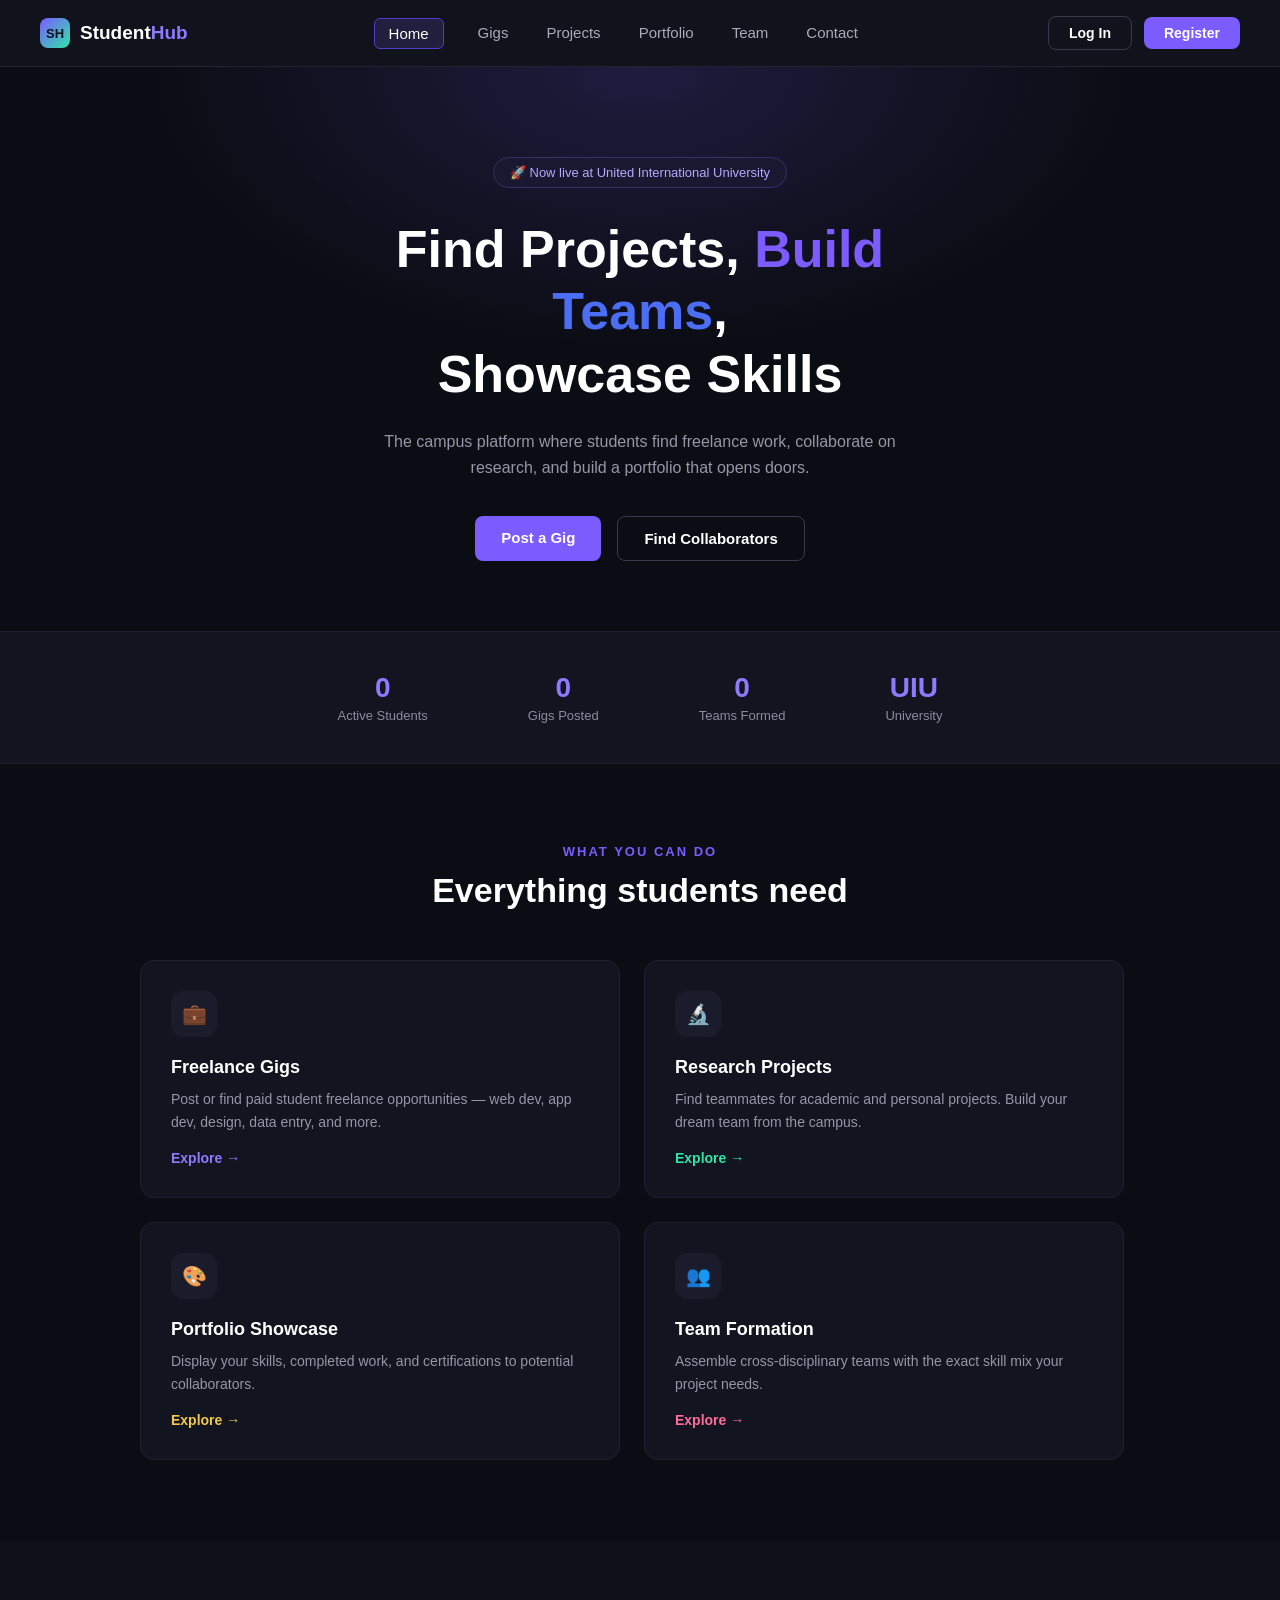
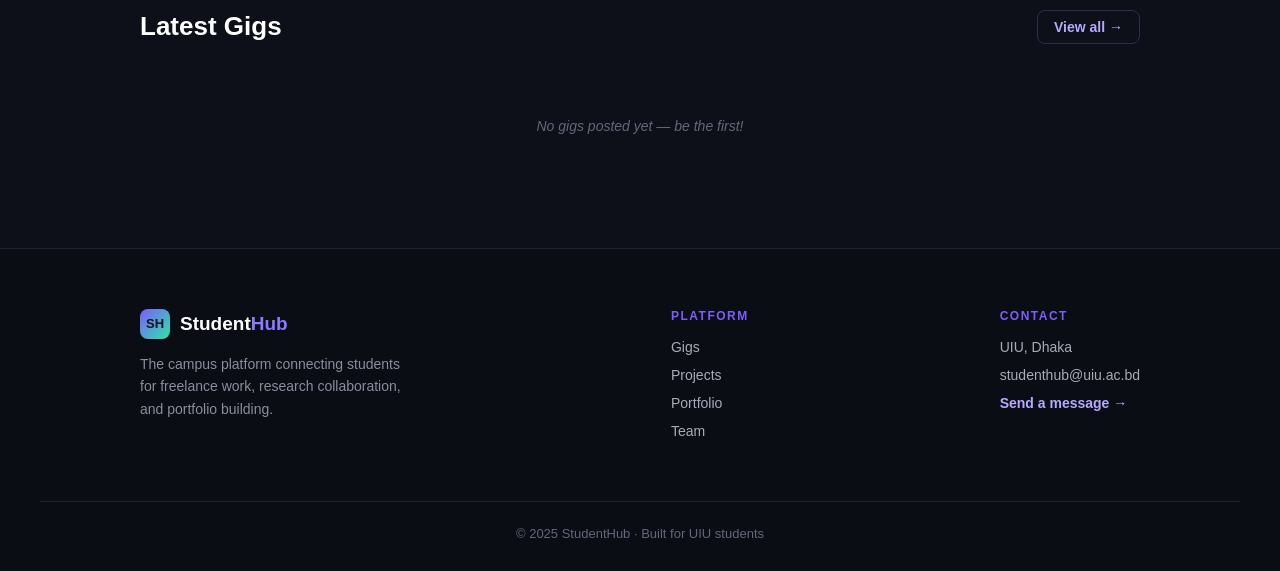
<file: index.html>
<!DOCTYPE html>
<html lang="en">
<head>
<meta charset="UTF-8">
<meta name="viewport" content="width=device-width, initial-scale=1.0">
<title>StudentHub - Find Projects, Build Teams, Showcase Skills</title>
<link rel="stylesheet" href="index.css">
</head>
<body>

  <header>
    <a class="logo" href="index.html">
      <div class="logo-icon">SH</div>
      <span class="logo-text">Student<span class="hub">Hub</span></span>
    </a>

    <nav>
      <a href="index.html" class="active">Home</a>
      <a href="gigs.html">Gigs</a>
      <a href="projects.html">Projects</a>
      <a href="portfolio.html">Portfolio</a>
      <a href="team.html">Team</a>
      <a href="contact.html">Contact</a>
    </nav>

    <div class="header-auth">
      <a href="login.html" class="btn btn-outline btn-sm">Log In</a>
      <a href="register.html" class="btn btn-primary btn-sm">Register</a>
    </div>
  </header>

  <section class="hero">
    <div class="badge">🚀 Now live at United International University</div>
    <h1>
      Find Projects, <span class="purple">Build</span><br>
      <span class="blue">Teams</span>,<br>
      Showcase Skills
    </h1>
    <p>The campus platform where students find freelance work, collaborate on research, and build a portfolio that opens doors.</p>
    <div class="hero-buttons">
      <a class="btn btn-primary" href="gigs.html#post-gig">Post a Gig</a>
      <a class="btn btn-outline" href="gigs.html">Find Collaborators</a>
    </div>
  </section>

  <section class="stats">
    <div class="stat">
      <div class="num" id="statStudents">0</div>
      <div class="label">Active Students</div>
    </div>
    <div class="stat">
      <div class="num" id="statGigs">0</div>
      <div class="label">Gigs Posted</div>
    </div>
    <div class="stat">
      <div class="num" id="statTeams">0</div>
      <div class="label">Teams Formed</div>
    </div>
    <div class="stat">
      <div class="num">UIU</div>
      <div class="label">University</div>
    </div>
  </section>

  <section class="features">
    <div class="eyebrow">WHAT YOU CAN DO</div>
    <h2>Everything students need</h2>
    <div class="feature-grid">
      <div class="feature-card">
        <div class="feature-icon">💼</div>
        <h3>Freelance Gigs</h3>
        <p>Post or find paid student freelance opportunities — web dev, app dev, design, data entry, and more.</p>
        <a href="gigs.html" class="explore purple">Explore →</a>
      </div>
      <div class="feature-card">
        <div class="feature-icon">🔬</div>
        <h3>Research Projects</h3>
        <p>Find teammates for academic and personal projects. Build your dream team from the campus.</p>
        <a href="projects.html" class="explore green">Explore →</a>
      </div>
      <div class="feature-card">
        <div class="feature-icon">🎨</div>
        <h3>Portfolio Showcase</h3>
        <p>Display your skills, completed work, and certifications to potential collaborators.</p>
        <a href="portfolio.html" class="explore yellow">Explore →</a>
      </div>
      <div class="feature-card">
        <div class="feature-icon">👥</div>
        <h3>Team Formation</h3>
        <p>Assemble cross-disciplinary teams with the exact skill mix your project needs.</p>
        <a href="team.html" class="explore pink">Explore →</a>
      </div>
    </div>
  </section>

  <section class="gigs-section">
    <div class="gigs-header">
      <h2>Latest Gigs</h2>
      <a href="gigs.html" class="view-all">View all →</a>
    </div>
    <div class="gig-list" id="gigList"></div>
  </section>

  <footer>
    <div class="footer-grid">
      <div class="footer-brand">
        <a class="logo" href="index.html">
          <div class="logo-icon">SH</div>
          <span class="logo-text">Student<span class="hub">Hub</span></span>
        </a>
        <p>The campus platform connecting students for freelance work, research collaboration, and portfolio building.</p>
      </div>
      <div class="footer-col">
        <h4>PLATFORM</h4>
        <a href="gigs.html">Gigs</a>
        <a href="projects.html">Projects</a>
        <a href="portfolio.html">Portfolio</a>
        <a href="team.html">Team</a>
      </div>
      <div class="footer-col">
        <h4>CONTACT</h4>
        <a href="#">UIU, Dhaka</a>
        <a href="#">studenthub@uiu.ac.bd</a>
        <a href="contact.html" class="highlight">Send a message →</a>
      </div>
    </div>
    <div class="footer-bottom">© 2025 StudentHub · Built for UIU students</div>
  </footer>
  <script src="index.js"></script>
</body>
</html>
</file>
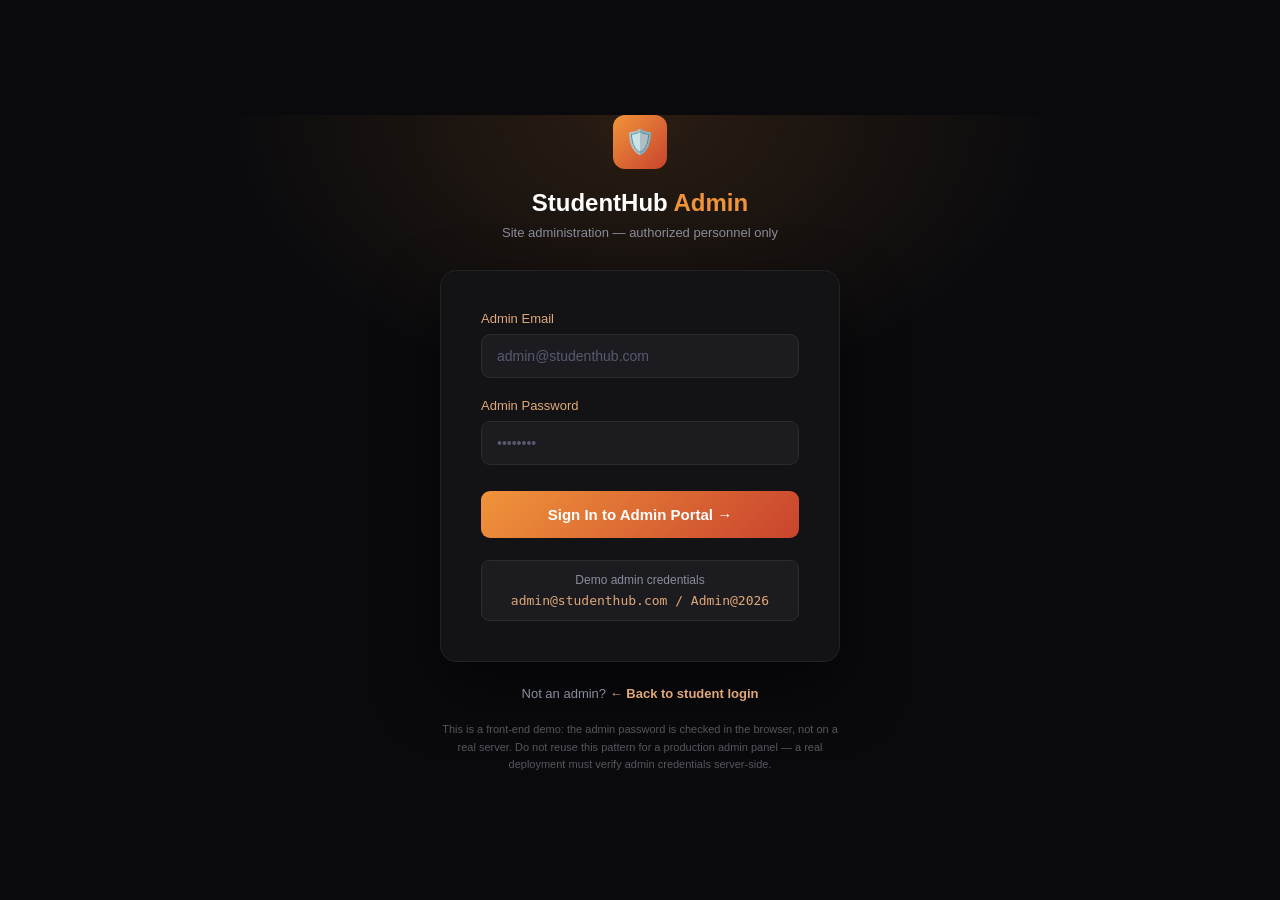
<file: admin-login.html>
<!DOCTYPE html>
<html lang="en">
<head>
<meta charset="UTF-8">
<meta name="viewport" content="width=device-width, initial-scale=1.0">
<title>StudentHub - Admin Portal</title>
<link rel="stylesheet" href="admin-login.css">
</head>
<body>

  <div class="admin-page">
    <div class="admin-brand">
      <div class="logo-icon">🛡️</div>
      <h1>StudentHub <span class="accent">Admin</span></h1>
      <p>Site administration — authorized personnel only</p>
    </div>

    <div class="admin-card">
      <div class="form-message" id="formMessage"></div>

      <form id="adminLoginForm">
        <div class="field" id="emailField">
          <label for="emailInput">Admin Email</label>
          <input type="email" id="emailInput" placeholder="admin@studenthub.com" autocomplete="username">
          <div class="field-error">Please enter a valid email address.</div>
        </div>

        <div class="field" id="passwordField">
          <label for="passwordInput">Admin Password</label>
          <input type="password" id="passwordInput" placeholder="••••••••" autocomplete="current-password">
          <div class="field-error">Please enter the admin password.</div>
        </div>

        <button type="submit" class="btn-submit">Sign In to Admin Portal →</button>
      </form>

      <div class="demo-box">
        <div class="demo-label">Demo admin credentials</div>
        <div class="demo-value">admin@studenthub.com / Admin@2026</div>
      </div>
    </div>

    <div class="back-link">
      Not an admin? <a href="../login.html">← Back to student login</a>
    </div>

    <p class="security-note">
      This is a front-end demo: the admin password is checked in the browser, not on a
      real server. Do not reuse this pattern for a production admin panel — a real
      deployment must verify admin credentials server-side.
    </p>
  </div>

  <script src="admin-login.js"></script>
</body>
</html>
</file>
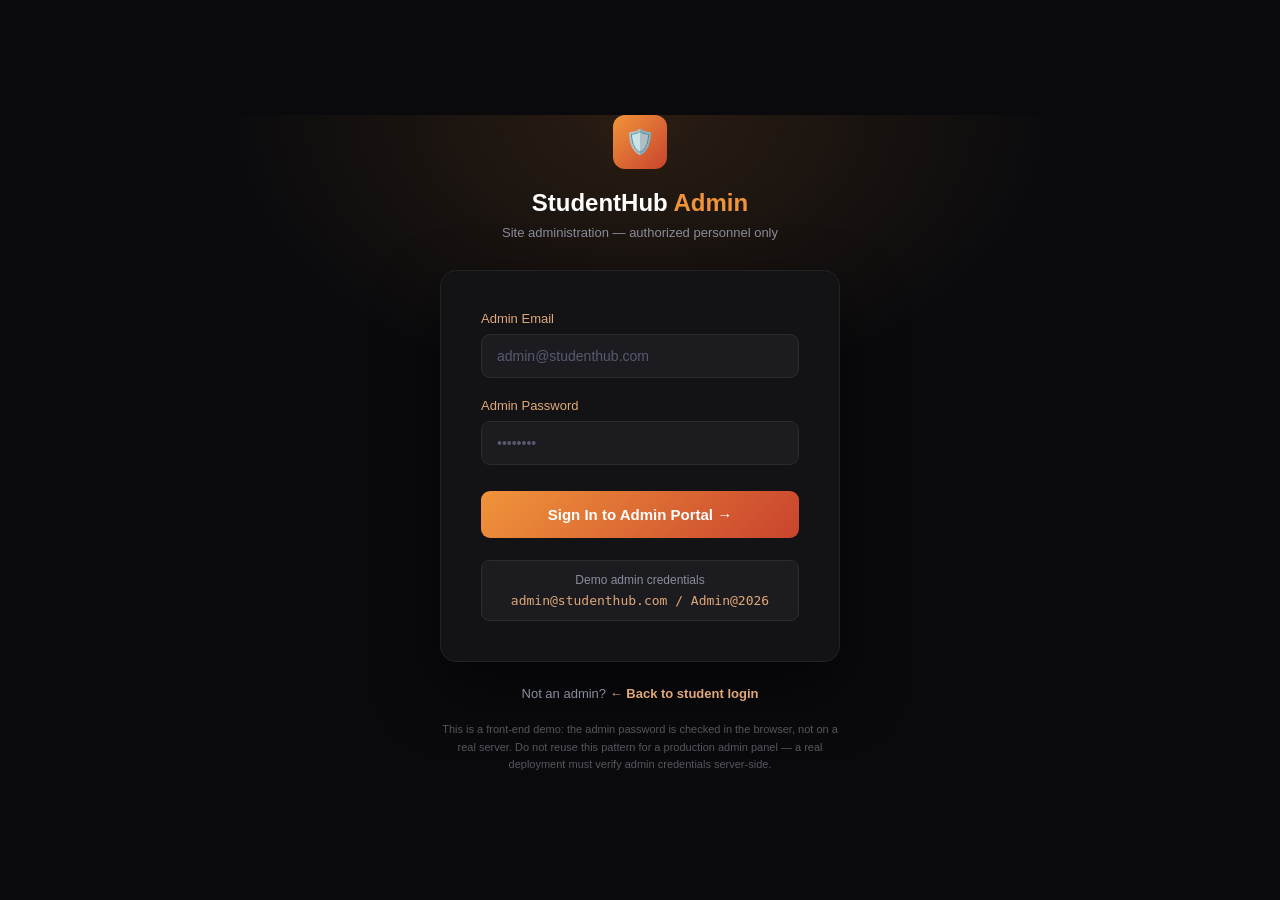
<file: admin.html>
<!DOCTYPE html>
<html lang="en">
<head>
<meta charset="UTF-8">
<meta name="viewport" content="width=device-width, initial-scale=1.0">
<title>StudentHub - Admin Dashboard</title>
<link rel="stylesheet" href="admin.css">
</head>
<body>

  <div class="admin-shell">

    <!-- ===== SIDEBAR ===== -->
    <aside class="sidebar">
      <div class="sidebar-brand">
        <div class="logo-icon">🛡️</div>
        <div class="brand-text">
          <div class="brand-name">StudentHub</div>
          <div class="brand-tag">Admin Portal</div>
        </div>
      </div>

      <nav class="sidebar-nav">
        <button class="nav-item active" data-view="overview"><span class="nav-icon">📊</span> Overview</button>
        <button class="nav-item" data-view="students"><span class="nav-icon">🎓</span> Students <span class="nav-count" id="countStudents">0</span></button>
        <button class="nav-item" data-view="projects"><span class="nav-icon">🔬</span> Projects <span class="nav-count" id="countProjects">0</span></button>
        <button class="nav-item" data-view="gigs"><span class="nav-icon">💼</span> Gigs <span class="nav-count" id="countGigs">0</span></button>
        <button class="nav-item" data-view="portfolios"><span class="nav-icon">🎨</span> User Profiles <span class="nav-count" id="countPortfolios">0</span></button>
        <button class="nav-item" data-view="messages"><span class="nav-icon">💬</span> Support Inbox <span class="nav-count" id="countMessages">0</span></button>
        <button class="nav-item" data-view="settings"><span class="nav-icon">⚙️</span> Settings</button>
      </nav>

      <div class="sidebar-footer">
        <a href="../home.html" target="_blank" class="view-site-link">🌐 View Live Site</a>
      </div>
    </aside>

    <!-- ===== MAIN ===== -->
    <div class="main-area">

      <header class="topbar">
        <div class="topbar-title" id="topbarTitle">Overview</div>
        <div class="admin-account">
          <div class="admin-avatar" id="adminAvatar">A</div>
          <div class="admin-account-info">
            <div class="admin-email" id="adminEmailLabel">admin@studenthub.com</div>
            <div class="admin-role">Site Owner</div>
          </div>
          <button class="logout-btn" id="logoutBtn">Log Out</button>
        </div>
      </header>

      <main class="content">

        <!-- ===== OVERVIEW ===== -->
        <section class="view active" id="view-overview">
          <div class="stat-grid">
            <div class="stat-card">
              <div class="stat-icon purple">🎓</div>
              <div class="stat-num" id="statTotalStudents">0</div>
              <div class="stat-label">Total Students</div>
            </div>
            <div class="stat-card">
              <div class="stat-icon green">🔬</div>
              <div class="stat-num" id="statTotalProjects">0</div>
              <div class="stat-label">Active Projects</div>
            </div>
            <div class="stat-card">
              <div class="stat-icon yellow">💼</div>
              <div class="stat-num" id="statTotalGigs">0</div>
              <div class="stat-label">Gigs Posted</div>
            </div>
            <div class="stat-card">
              <div class="stat-icon pink">💬</div>
              <div class="stat-num" id="statTotalMessages">0</div>
              <div class="stat-label">Support Conversations</div>
            </div>
          </div>

          <div class="panel-grid">
            <div class="panel">
              <div class="panel-header">
                <h3>Recently Registered Students</h3>
                <button class="link-btn" data-goto="students">View all →</button>
              </div>
              <div class="panel-body" id="recentStudentsList"></div>
            </div>
            <div class="panel">
              <div class="panel-header">
                <h3>Latest Gigs</h3>
                <button class="link-btn" data-goto="gigs">View all →</button>
              </div>
              <div class="panel-body" id="recentGigsList"></div>
            </div>
          </div>
        </section>

        <!-- ===== STUDENTS ===== -->
        <section class="view" id="view-students">
          <div class="toolbar">
            <input type="text" id="studentSearch" class="search-input" placeholder="🔍 Search students by name, email or role…">
          </div>
          <div class="table-wrapper">
            <table class="data-table">
              <thead>
                <tr>
                  <th>Name</th>
                  <th>Email</th>
                  <th>Role</th>
                  <th>Account Type</th>
                  <th class="actions-col">Actions</th>
                </tr>
              </thead>
              <tbody id="studentsTableBody"></tbody>
            </table>
            <div class="empty-state" id="studentsEmptyState" style="display:none;">No students found.</div>
          </div>
        </section>

        <!-- ===== PROJECTS ===== -->
        <section class="view" id="view-projects">
          <div class="toolbar">
            <input type="text" id="projectSearch" class="search-input" placeholder="🔍 Search projects by title or category…">
            <button class="btn-primary" id="addProjectBtn">+ Add Project</button>
          </div>
          <div class="card-grid" id="projectsGrid"></div>
          <div class="empty-state" id="projectsEmptyState" style="display:none;">No projects yet.</div>
        </section>

        <!-- ===== GIGS ===== -->
        <section class="view" id="view-gigs">
          <div class="toolbar">
            <input type="text" id="gigSearch" class="search-input" placeholder="🔍 Search gigs by title, category or poster…">
            <button class="btn-primary" id="addGigBtn">+ Add Gig</button>
          </div>
          <div class="table-wrapper">
            <table class="data-table">
              <thead>
                <tr>
                  <th>Title</th>
                  <th>Category</th>
                  <th>Price</th>
                  <th>Posted By</th>
                  <th>Urgent</th>
                  <th class="actions-col">Actions</th>
                </tr>
              </thead>
              <tbody id="gigsTableBody"></tbody>
            </table>
            <div class="empty-state" id="gigsEmptyState" style="display:none;">No gigs yet.</div>
          </div>
        </section>

        <!-- ===== PORTFOLIOS ===== -->
        <section class="view" id="view-portfolios">
          <div class="toolbar">
            <input type="text" id="portfolioSearch" class="search-input" placeholder="🔍 Search all user profiles by name, email or title…">
          </div>
          <div class="card-grid" id="portfoliosGrid"></div>
          <div class="empty-state" id="portfoliosEmptyState" style="display:none;">No portfolios yet.</div>
        </section>

        <!-- ===== MESSAGES / SUPPORT INBOX ===== -->
        <section class="view" id="view-messages">
          <div class="inbox-layout">
            <div class="inbox-list" id="inboxList">
              <div class="empty-state" id="inboxEmptyState" style="display:none;">No support conversations yet.</div>
            </div>
            <div class="inbox-thread" id="inboxThread">
              <div class="inbox-placeholder">Select a conversation to view messages.</div>
            </div>
          </div>
        </section>

        <!-- ===== SETTINGS ===== -->
        <section class="view" id="view-settings">
          <div class="settings-grid">
            <div class="panel">
              <div class="panel-header"><h3>Admin Account</h3></div>
              <div class="panel-body">
                <form id="adminSettingsForm" class="settings-form">
                  <div class="form-message" id="settingsMessage"></div>
                  <div class="field">
                    <label>Admin Email</label>
                    <input type="email" id="settingsEmail">
                  </div>
                  <div class="field">
                    <label>Current Password</label>
                    <input type="password" id="settingsCurrentPassword" placeholder="Required to save changes">
                  </div>
                  <div class="field">
                    <label>New Password <span class="optional-tag">(leave blank to keep current)</span></label>
                    <input type="password" id="settingsNewPassword" placeholder="At least 6 characters">
                  </div>
                  <button type="submit" class="btn-primary">Save Changes</button>
                </form>
              </div>
            </div>

            <div class="panel danger-panel">
              <div class="panel-header"><h3>Danger Zone</h3></div>
              <div class="panel-body">
                <p class="danger-text">These actions affect data for every student on this browser. They cannot be undone.</p>
                <button class="btn-danger" id="resetDataBtn">Reset All Site Data (Students, Projects, Gigs)</button>
              </div>
            </div>
          </div>
        </section>

      </main>
    </div>
  </div>

  <!-- ===== GENERIC MODAL ===== -->
  <div class="modal-overlay" id="modalOverlay">
    <div class="modal">
      <div class="modal-header">
        <h3 id="modalTitle">Edit</h3>
        <button class="modal-close" id="modalClose">✕</button>
      </div>
      <div class="modal-body" id="modalBody"></div>
    </div>
  </div>

  <div class="toast" id="toast"></div>

  <script src="admin.js"></script>
</body>
</html>
</file>
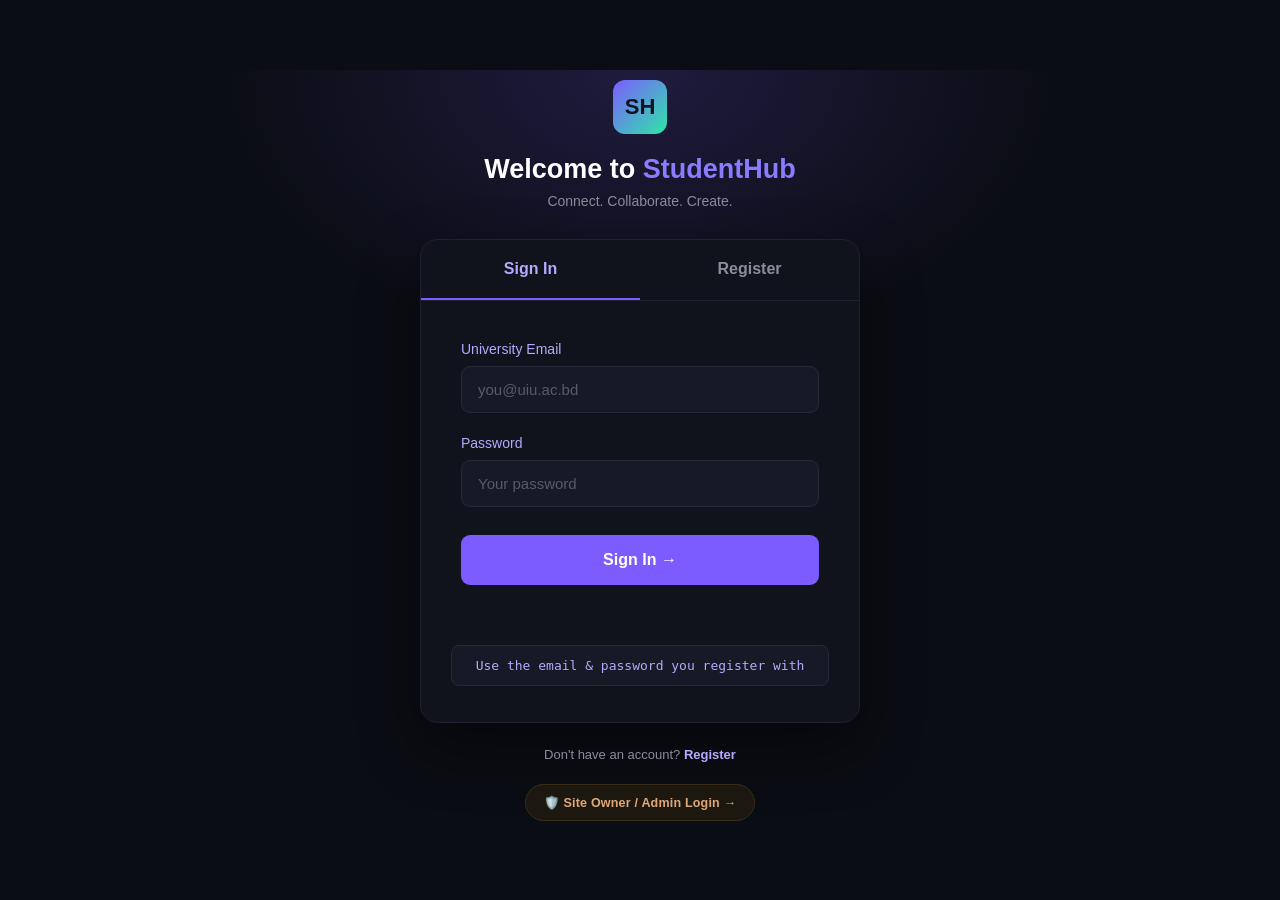
<file: contact.html>
<!DOCTYPE html>
<html lang="en">
<head>
<meta charset="UTF-8">
<meta name="viewport" content="width=device-width, initial-scale=1.0">
<title>StudentHub - Contact</title>
<link rel="stylesheet" href="contact.css">
</head>
<body>

  <header>
    <a class="logo" href="home.html">
      <div class="logo-icon">SH</div>
      <span class="logo-text">Student<span class="hub">Hub</span></span>
    </a>

    <nav>
      <a href="home.html">Home</a>
      <a href="gigs.html">Gigs</a>
      <a href="projects.html">Projects</a>
      <a href="portfolio.html">Portfolio</a>
      <a href="team.html">Team</a>
      <a href="contact.html" class="active">Contact</a>
    </nav>

    <div class="user-menu" id="userMenu">
      <div class="user-chip" id="userChip">
        <div class="avatar" id="headerAvatar">--</div>
        <div class="info">
          <div class="username" id="headerUsername">Loading…</div>
          <div class="role" id="headerRole"></div>
        </div>
        <span class="chevron">▾</span>
      </div>
      <div class="dropdown">
        <a href="portfolio.html">👤 My Profile</a>
        <a href="gigs.html#post-gig">💼 Post a Gig</a>
        <div class="divider"></div>
        <a href="#" class="logout" id="headerLogout">🚪 Log Out</a>
      </div>
    </div>
  </header>

  <div class="page">

    <!-- ===== Shown when arriving via "Hire Me" (contact.html?to=email&name=Name) ===== -->
    <div id="personalContactSection" style="display:none;">
      <h1>Send a Message</h1>
      <p class="page-subtitle">Reach out directly — this opens as a real email from your inbox.</p>

      <div class="card">
        <div class="recipient-chip">
          <div class="avatar" id="recipientAvatar">--</div>
          <div>
            <div class="to-label">Messaging</div>
            <div class="to-name" id="recipientName">—</div>
          </div>
        </div>

        <div class="form-message" id="personalFormMessage"></div>

        <form id="personalContactForm">
          <div class="field" id="yourEmailField">
            <label for="yourEmailInput">Your Email</label>
            <input type="email" id="yourEmailInput" placeholder="you@uiu.ac.bd">
            <div class="field-error">Please enter a valid email address.</div>
          </div>

          <div class="field" id="messageField">
            <label for="messageInput">Message</label>
            <textarea id="messageInput" rows="5" placeholder="Write your message here…"></textarea>
            <div class="field-error">Please write a message.</div>
          </div>

          <button type="submit" class="btn">Send Message →</button>
        </form>
      </div>
    </div>

    <!-- ===== Default Contact page (general info + Support) ===== -->
    <div id="defaultContactSection">
      <h1>Contact Us</h1>
      <p class="page-subtitle">Reach the StudentHub team or get help from Support.</p>

      <div class="card">
        <h2>Get in touch</h2>
        <p class="card-subtext">General information about StudentHub.</p>

        <div class="info-row"><span class="icon">📍</span> UIU, Dhaka</div>
        <div class="info-row"><span class="icon">✉️</span> studenthub@uiu.ac.bd</div>

        <div class="support-toggle-row">
          <p>Have a question or an issue? Chat with Support.</p>
          <button class="support-btn" id="supportToggleBtn">💬 Contact Support</button>
        </div>
      </div>

      <div class="card" id="supportCard" style="display:none;">
        <div class="chat-panel open" id="chatPanel">
          <div class="chat-header">
            <div class="avatar">SH</div>
            <div>
              <div class="chat-title">StudentHub Support</div>
              <div class="chat-status">● Usually replies in a few minutes</div>
            </div>
          </div>
          <div class="chat-messages" id="chatMessages"></div>
          <div class="chat-input-row">
            <input type="text" id="chatInput" placeholder="Type a message…">
            <button type="button" id="chatSendBtn">Send</button>
          </div>
        </div>
      </div>
    </div>

  </div>

  <script src="contact.js"></script>
</body>
</html>
</file>
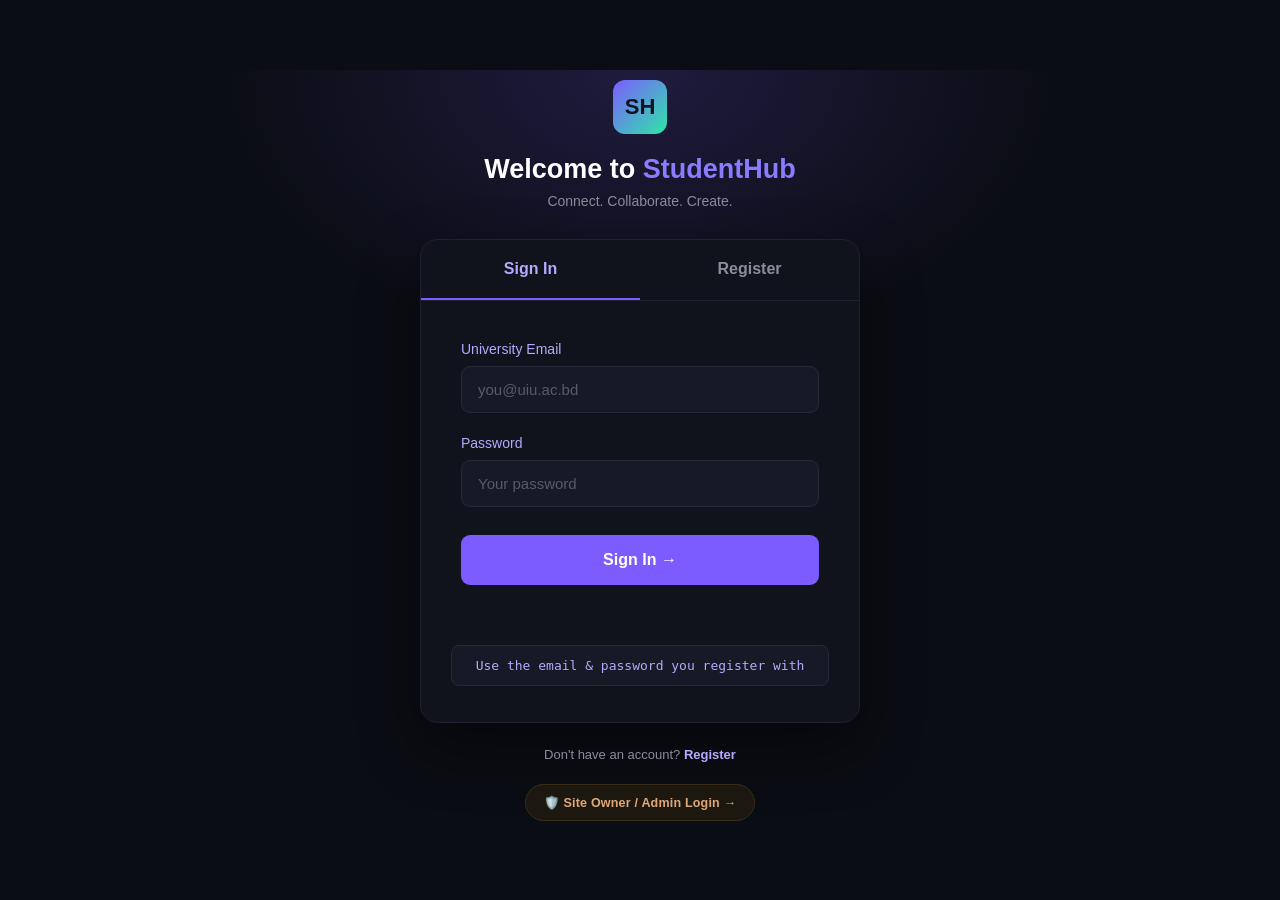
<file: gigs.html>
<!DOCTYPE html>
<html lang="en">
<head>
<meta charset="UTF-8">
<meta name="viewport" content="width=device-width, initial-scale=1.0">
<title>StudentHub - Gigs</title>
<link rel="stylesheet" href="gigs.css">
</head>
<body>

  <header>
    <a class="logo" href="home.html">
      <div class="logo-icon">SH</div>
      <span class="logo-text">Student<span class="hub">Hub</span></span>
    </a>

    <nav>
      <a href="home.html">Home</a>
      <a href="gigs.html" class="active">Gigs</a>
      <a href="projects.html">Projects</a>
      <a href="portfolio.html">Portfolio</a>
      <a href="team.html">Team</a>
      <a href="contact.html">Contact</a>
    </nav>

    <div class="user-menu" id="userMenu">
      <div class="user-chip" id="userChip">
        <div class="avatar" id="headerAvatar">--</div>
        <div class="info">
          <div class="username" id="headerUsername">Loading…</div>
          <div class="role" id="headerRole"></div>
        </div>
        <span class="chevron">▾</span>
      </div>
      <div class="dropdown">
        <a href="portfolio.html">👤 My Profile</a>
        <a href="gigs.html#post-gig" id="dropdownPostGig">💼 Post a Gig</a>
        <div class="divider"></div>
        <a href="#" class="logout" id="headerLogout">🚪 Log Out</a>
      </div>
    </div>
  </header>

  <div class="page">
    <div class="eyebrow">FREELANCE MARKETPLACE</div>

    <div class="gigs-title-row">
      <h1>Available Gigs</h1>
      <button class="btn btn-primary" id="postGigBtn">+ Post a Gig</button>
    </div>

    <p class="gigs-subtitle" id="gigsSubtitle">Loading opportunities…</p>

    <div class="filter-pills" id="filterPills">
      <button class="pill active" data-category="All" type="button">All</button>
      <button class="pill" data-category="Web Dev" type="button">Web Dev</button>
      <button class="pill" data-category="Design" type="button">Design</button>
      <button class="pill" data-category="Research" type="button">Research</button>
      <button class="pill" data-category="Writing" type="button">Writing</button>
      <button class="pill" data-category="Data" type="button">Data</button>
    </div>

    <div class="gigs-grid" id="gigsGrid"></div>
  </div>

  <!-- ===== POST A GIG MODAL ===== -->
  <div class="modal-overlay hidden" id="postGigOverlay">
    <div class="modal-panel">
      <div class="modal-header">
        <h2>Post a Gig</h2>
        <button class="modal-close" id="modalCloseBtn" type="button">✕</button>
      </div>

      <form id="postGigForm">
        <div class="field" id="titleField">
          <label for="titleInput">Gig Title</label>
          <input type="text" id="titleInput" placeholder="e.g. React Frontend Developer">
          <div class="field-error">Please enter a title.</div>
        </div>

        <div class="field-row">
          <div class="field" id="categoryField">
            <label for="categoryInput">Category</label>
            <select id="categoryInput">
              <option value="" disabled selected>Select category</option>
              <option value="Web Dev">Web Dev</option>
              <option value="Design">Design</option>
              <option value="Research">Research</option>
              <option value="Writing">Writing</option>
              <option value="Data">Data</option>
            </select>
            <div class="field-error">Please select a category.</div>
          </div>

          <div class="field" id="priceField">
            <label for="priceInput">Price ($)</label>
            <input type="number" id="priceInput" min="0" placeholder="e.g. 120">
            <div class="field-error">Please enter a valid price.</div>
          </div>
        </div>

        <div class="field" id="descField">
          <label for="descInput">Description</label>
          <textarea id="descInput" rows="3" placeholder="What needs to be done?"></textarea>
          <div class="field-error">Please enter a description.</div>
        </div>

        <div class="field" id="tagsField">
          <label for="tagsInput">Skills / Tags</label>
          <input type="text" id="tagsInput" placeholder="e.g. React, TypeScript, Tailwind">
          <div class="field-hint">Separate with commas.</div>
        </div>

        <div class="checkbox-row">
          <input type="checkbox" id="urgentInput">
          <label for="urgentInput">Mark as Urgent</label>
        </div>

        <div class="modal-actions">
          <button type="button" class="btn btn-outline" id="modalCancelBtn">Cancel</button>
          <button type="submit" class="btn btn-primary">Post Gig →</button>
        </div>
      </form>
    </div>
  </div>

  <footer>
    <div class="footer-grid">
      <div class="footer-brand">
        <a class="logo" href="home.html">
          <div class="logo-icon">SH</div>
          <span class="logo-text">Student<span class="hub">Hub</span></span>
        </a>
        <p>The campus platform connecting students for freelance work, research collaboration, and portfolio building.</p>
      </div>
      <div class="footer-col">
        <h4>PLATFORM</h4>
        <a href="gigs.html">Gigs</a>
        <a href="projects.html">Projects</a>
        <a href="portfolio.html">Portfolio</a>
        <a href="team.html">Team</a>
      </div>
      <div class="footer-col">
        <h4>CONTACT</h4>
        <a href="#">UIU, Dhaka</a>
        <a href="#">studenthub@uiu.ac.bd</a>
        <a href="contact.html" class="highlight">Send a message →</a>
      </div>
    </div>
    <div class="footer-bottom">© 2025 StudentHub · Built for UIU students</div>
  </footer>

  <script src="gigs.js"></script>
</body>
</html>
</file>
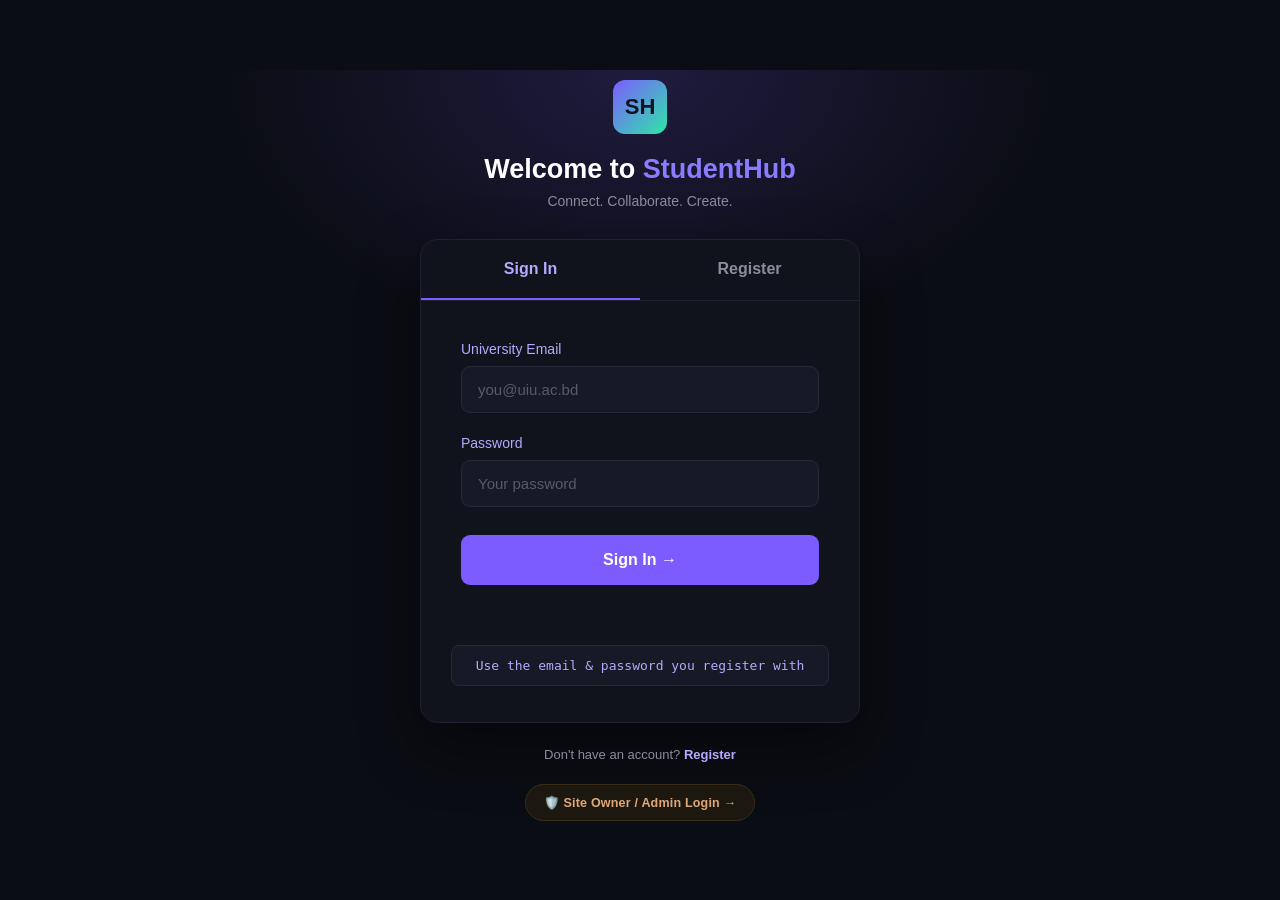
<file: home.html>
<!DOCTYPE html>
<html lang="en">
<head>
<meta charset="UTF-8">
<meta name="viewport" content="width=device-width, initial-scale=1.0">
<title>StudentHub - Home</title>
<link rel="stylesheet" href="home.css">
</head>
<body>

  <header>
    <a class="logo" href="home.html">
      <div class="logo-icon">SH</div>
      <span class="logo-text">Student<span class="hub">Hub</span></span>
    </a>

    <nav>
      <a href="home.html" class="active">Home</a>
      <a href="gigs.html">Gigs</a>
      <a href="projects.html">Projects</a>
      <a href="portfolio.html">Portfolio</a>
      <a href="team.html">Team</a>
      <a href="contact.html">Contact</a>
    </nav>

    <div class="user-menu" id="userMenu">
      <div class="user-chip" id="userChip">
        <div class="avatar" id="headerAvatar">--</div>
        <div class="info">
          <div class="username" id="headerUsername">Loading…</div>
          <div class="role" id="headerRole"></div>
        </div>
        <span class="chevron">▾</span>
      </div>
      <div class="dropdown">
        <a href="portfolio.html">👤 My Profile</a>
        <a href="gigs.html#post-gig">💼 Post a Gig</a>
        <div class="divider"></div>
        <a href="#" class="logout" id="headerLogout">🚪 Log Out</a>
      </div>
    </div>
  </header>

  <section class="hero">
    <div class="badge">🚀 Now live at United International University</div>
    <h1>
      Find Projects, <span class="purple">Build</span><br>
      <span class="blue">Teams</span>,<br>
      Showcase Skills
    </h1>
    <p>The campus platform where students find freelance work, collaborate on research, and build a portfolio that opens doors.</p>
    <div class="hero-buttons">
      <a class="btn btn-primary" href="gigs.html#post-gig">Post a Gig</a>
      <a class="btn btn-outline" href="gigs.html">Find Collaborators</a>
    </div>
  </section>

  <section class="stats">
    <div class="stat">
      <div class="num" id="statStudents">0</div>
      <div class="label">Active Students</div>
    </div>
    <div class="stat">
      <div class="num" id="statGigs">0</div>
      <div class="label">Gigs Posted</div>
    </div>
    <div class="stat">
      <div class="num" id="statTeams">0</div>
      <div class="label">Teams Formed</div>
    </div>
    <div class="stat">
      <div class="num">UIU</div>
      <div class="label">University</div>
    </div>
  </section>

  <section class="features">
    <div class="eyebrow">WHAT YOU CAN DO</div>
    <h2>Everything students need</h2>
    <div class="feature-grid">
      <div class="feature-card">
        <div class="feature-icon">💼</div>
        <h3>Freelance Gigs</h3>
        <p>Post or find paid student freelance opportunities — web dev, app dev, design, data entry, and more.</p>
        <a href="gigs.html" class="explore purple">Explore →</a>
      </div>
      <div class="feature-card">
        <div class="feature-icon">🔬</div>
        <h3>Research Projects</h3>
        <p>Find teammates for academic and personal projects. Build your dream team from the campus.</p>
        <a href="projects.html" class="explore green">Explore →</a>
      </div>
      <div class="feature-card">
        <div class="feature-icon">🎨</div>
        <h3>Portfolio Showcase</h3>
        <p>Display your skills, completed work, and certifications to potential collaborators.</p>
        <a href="portfolio.html" class="explore yellow">Explore →</a>
      </div>
      <div class="feature-card">
        <div class="feature-icon">👥</div>
        <h3>Team Formation</h3>
        <p>Assemble cross-disciplinary teams with the exact skill mix your project needs.</p>
        <a href="team.html" class="explore pink">Explore →</a>
      </div>
    </div>
  </section>

  <section class="gigs-section">
    <div class="gigs-header">
      <h2>Latest Gigs</h2>
      <a href="gigs.html" class="view-all">View all →</a>
    </div>
    <div class="gig-list" id="gigList"></div>
  </section>

  <footer>
    <div class="footer-grid">
      <div class="footer-brand">
        <a class="logo" href="home.html">
          <div class="logo-icon">SH</div>
          <span class="logo-text">Student<span class="hub">Hub</span></span>
        </a>
        <p>The campus platform connecting students for freelance work, research collaboration, and portfolio building.</p>
      </div>
      <div class="footer-col">
        <h4>PLATFORM</h4>
        <a href="gigs.html">Gigs</a>
        <a href="projects.html">Projects</a>
        <a href="portfolio.html">Portfolio</a>
        <a href="team.html">Team</a>
      </div>
      <div class="footer-col">
        <h4>CONTACT</h4>
        <a href="#">UIU, Dhaka</a>
        <a href="#">studenthub@uiu.ac.bd</a>
        <a href="contact.html" class="highlight">Send a message →</a>
      </div>
    </div>
    <div class="footer-bottom">© 2025 StudentHub · Built for UIU students</div>
  </footer>
  <script src="home.js"></script>
</body>
</html>
</file>
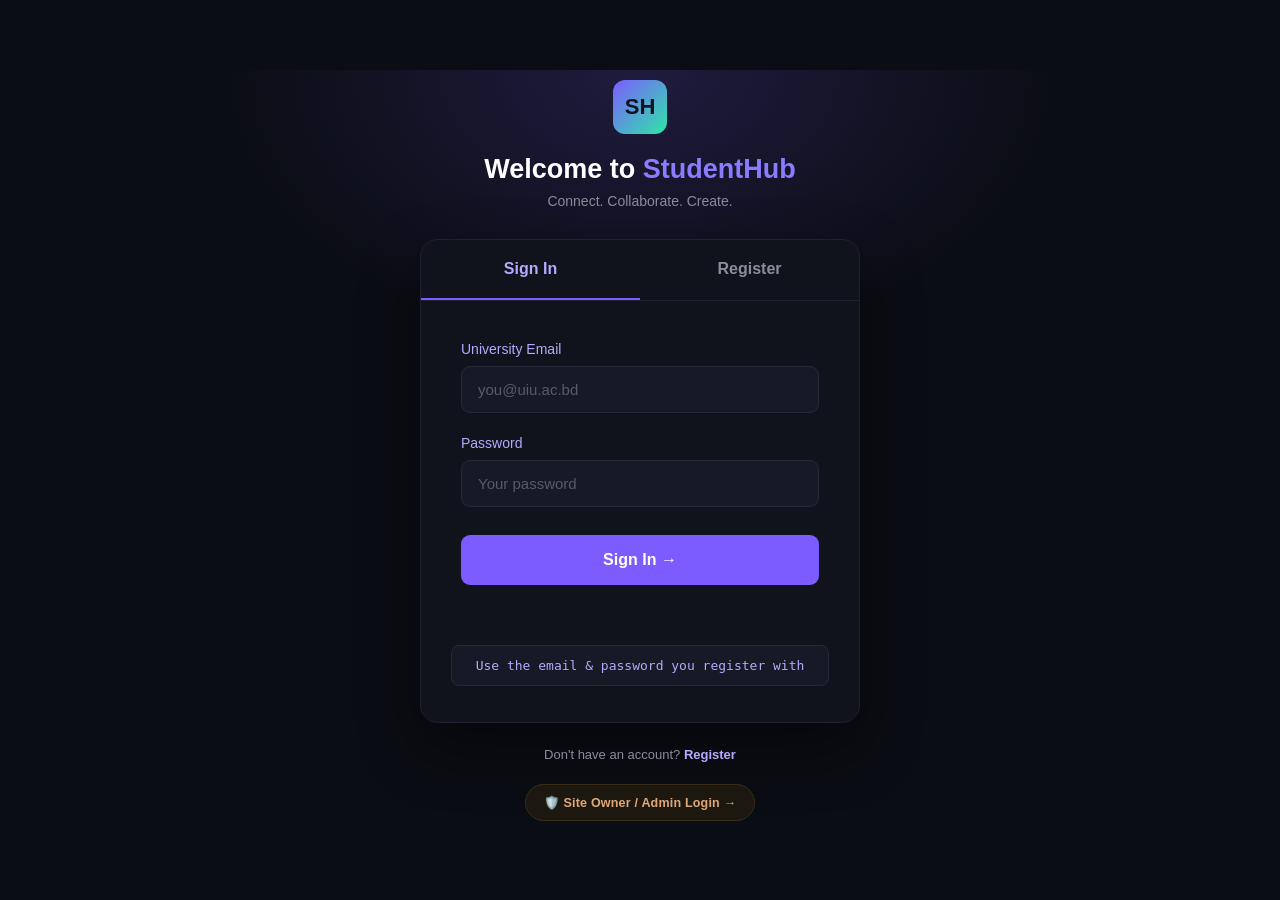
<file: login.html>
<!DOCTYPE html>
<html lang="en">
<head>
<meta charset="UTF-8">
<meta name="viewport" content="width=device-width, initial-scale=1.0">
<title>StudentHub - Sign In</title>
<link rel="stylesheet" href="login.css">
</head>
<body>

  <div class="auth-page">
    <div class="auth-brand">
      <div class="logo-icon">SH</div>
      <h1>Welcome to <span class="hub">StudentHub</span></h1>
      <p>Connect. Collaborate. Create.</p>
    </div>

    <div class="auth-card">
      <div class="auth-tabs">
        <a href="login.html" class="active">Sign In</a>
        <a href="register.html">Register</a>
      </div>

      <form class="auth-form" id="loginForm">
        <div class="form-message" id="formMessage"></div>

        <div class="field" id="emailField">
          <label for="emailInput">University Email</label>
          <input type="email" id="emailInput" placeholder="you@uiu.ac.bd" autocomplete="email">
          <div class="field-error">Please enter a valid email address.</div>
        </div>

        <div class="field" id="passwordField">
          <label for="passwordInput">Password</label>
          <input type="password" id="passwordInput" placeholder="Your password" autocomplete="current-password">
          <div class="field-error">Please enter your password.</div>
        </div>

        <button type="submit" class="btn-submit">Sign In →</button>
      </form>

      <div class="demo-wrapper">
        <div class="demo-box">
          <div class="demo-value">Use the email &amp; password you register with</div>
        </div>
      </div>
    </div>

    <div class="auth-footer-link">
      Don't have an account? <a href="register.html">Register</a>
    </div>

    <a href="Admin%20Login/admin-login.html" class="admin-portal-link">
      🛡️ Site Owner / Admin Login →
    </a>
  </div>
  <script src="login.js"></script>
</body>
</html>
</file>
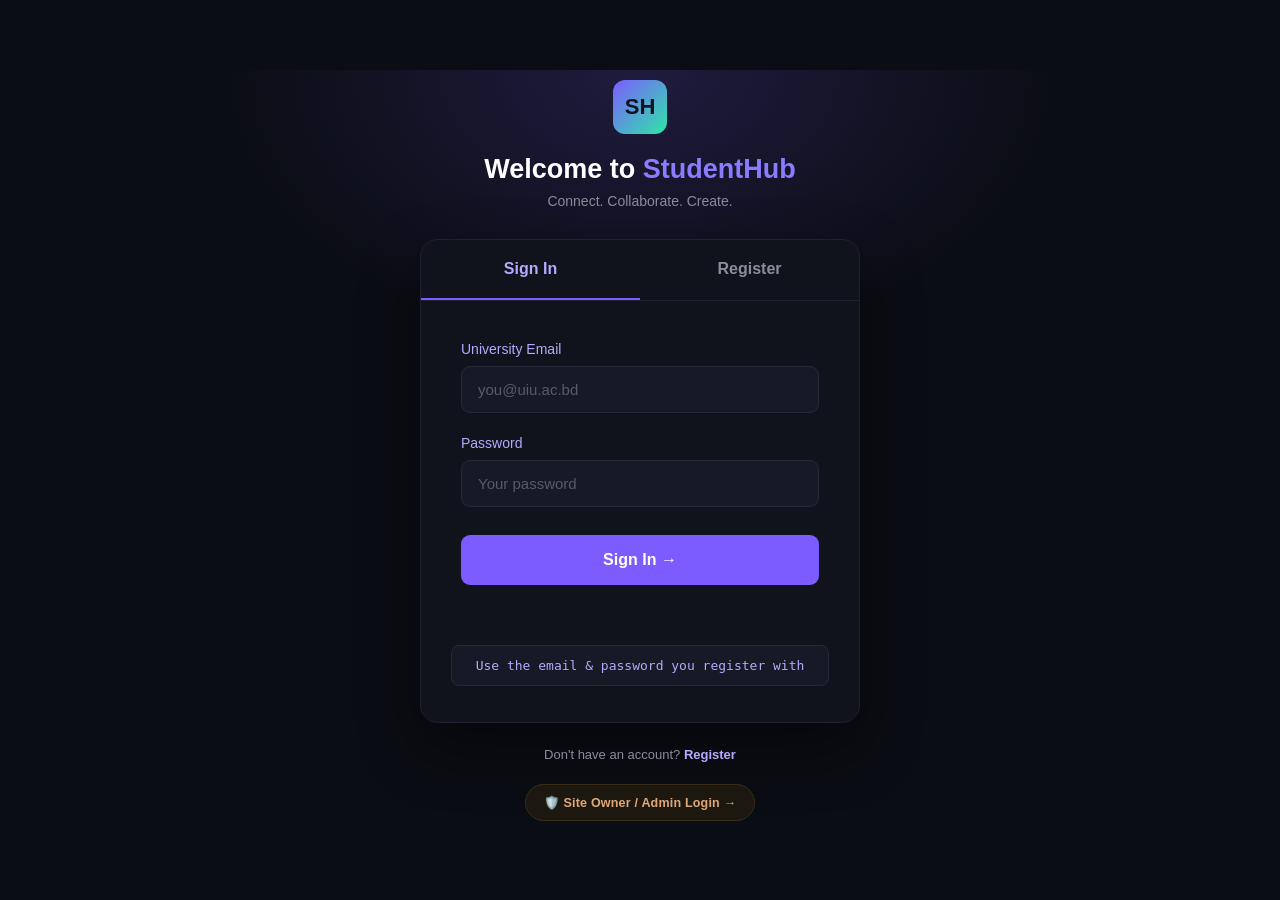
<file: portfolio.html>
<!DOCTYPE html>
<html lang="en">
<head>
<meta charset="UTF-8">
<meta name="viewport" content="width=device-width, initial-scale=1.0">
<title>StudentHub - Portfolio</title>
<link rel="stylesheet" href="portfolio.css">
</head>
<body>

  <header>
    <a class="logo" href="home.html">
      <div class="logo-icon">SH</div>
      <span class="logo-text">Student<span class="hub">Hub</span></span>
    </a>

    <nav>
      <a href="home.html">Home</a>
      <a href="gigs.html">Gigs</a>
      <a href="projects.html">Projects</a>
      <a href="portfolio.html" class="active">Portfolio</a>
      <a href="team.html">Team</a>
      <a href="contact.html">Contact</a>
    </nav>

    <div class="user-menu" id="userMenu">
      <div class="user-chip" id="userChip">
        <div class="avatar" id="headerAvatar">--</div>
        <div class="info">
          <div class="username" id="headerUsername">Loading…</div>
          <div class="role" id="headerRole"></div>
        </div>
        <span class="chevron">▾</span>
      </div>
      <div class="dropdown">
        <a href="portfolio.html">👤 My Profile</a>
        <a href="gigs.html#post-gig">💼 Post a Gig</a>
        <div class="divider"></div>
        <a href="#" class="logout" id="headerLogout">🚪 Log Out</a>
      </div>
    </div>
  </header>

  <div class="page">

    <!-- ===== PROFILE HEADER CARD ===== -->
    <div class="profile-card">
      <div class="profile-identity">
        <div class="profile-avatar" id="profileAvatar">--</div>
        <div class="profile-identity-text">
          <h1 class="profile-name" id="profileName">Loading…</h1>
          <p class="profile-title" id="profileTitleView"></p>
          <input type="text" class="profile-title-input hidden" id="profileTitleInput" placeholder="e.g. Full-Stack Developer &amp; UI Designer">
          <p class="profile-meta" id="profileMeta"></p>
        </div>
      </div>
      <div class="profile-actions">
        <a class="btn btn-primary" id="hireMeBtn" href="#">Hire Me</a>
        <button class="btn btn-outline" id="editToggleBtn">✏️ Edit Profile</button>
        <button class="btn btn-primary hidden" id="saveBtn">💾 Save Changes</button>
        <button class="btn btn-outline hidden" id="cancelBtn">✖ Cancel</button>
      </div>
    </div>

    <!-- ===== ABOUT ===== -->
    <div class="section-card about">
      <h2>About</h2>
      <p class="about-text" id="aboutView"></p>
      <textarea class="about-input hidden" id="aboutInput" rows="4" placeholder="Tell people about yourself…"></textarea>
    </div>

    <div class="two-col">
      <!-- ===== SKILLS ===== -->
      <div class="section-card skills">
        <h2>Skills</h2>
        <div id="skillsList"></div>
        <button class="add-btn hidden" id="addSkillBtn" type="button">+ Add Skill</button>
      </div>

      <!-- ===== PROJECTS ===== -->
      <div class="section-card projects">
        <h2>Projects</h2>
        <div id="projectsList"></div>
        <button class="add-btn hidden" id="addProjectBtn" type="button">+ Add Project</button>
      </div>
    </div>

    <!-- ===== CERTIFICATIONS ===== -->
    <div class="section-card certs">
      <h2>Certifications</h2>
      <div id="certsList"></div>
      <button class="add-btn hidden" id="addCertBtn" type="button">+ Add Certification</button>
    </div>

  </div>

  <footer>
    <div class="footer-grid">
      <div class="footer-brand">
        <a class="logo" href="home.html">
          <div class="logo-icon">SH</div>
          <span class="logo-text">Student<span class="hub">Hub</span></span>
        </a>
        <p>The campus platform connecting students for freelance work, research collaboration, and portfolio building.</p>
      </div>
      <div class="footer-col">
        <h4>PLATFORM</h4>
        <a href="gigs.html">Gigs</a>
        <a href="projects.html">Projects</a>
        <a href="portfolio.html">Portfolio</a>
        <a href="team.html">Team</a>
      </div>
      <div class="footer-col">
        <h4>CONTACT</h4>
        <a href="#">UIU, Dhaka</a>
        <a href="#">studenthub@uiu.ac.bd</a>
        <a href="contact.html" class="highlight">Send a message →</a>
      </div>
    </div>
    <div class="footer-bottom">© 2025 StudentHub · Built for UIU students</div>
  </footer>

  <script src="portfolio.js"></script>
</body>
</html>
</file>
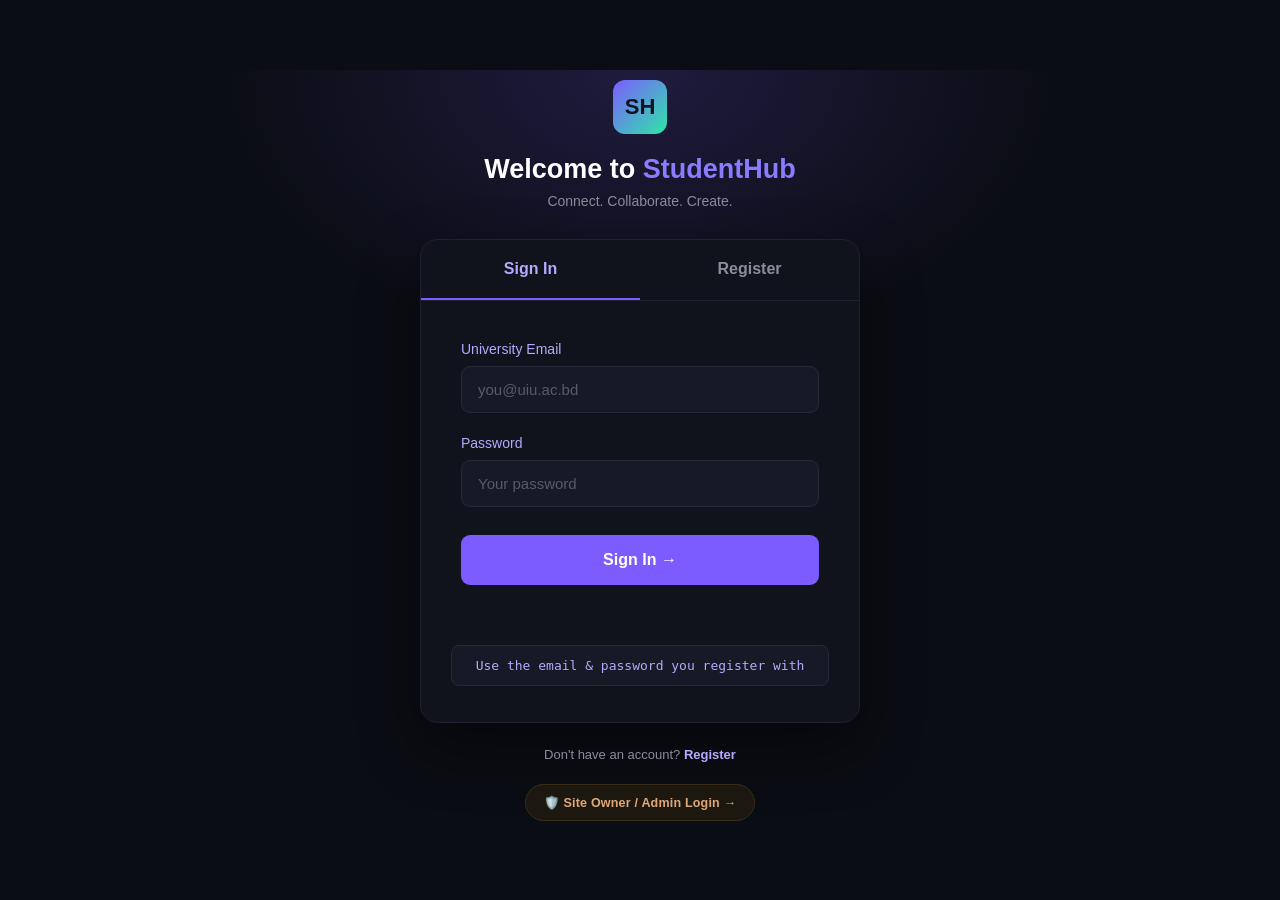
<file: projects.html>
<!DOCTYPE html>
<html lang="en">
<head>
<meta charset="UTF-8">
<meta name="viewport" content="width=device-width, initial-scale=1.0">
<title>StudentHub - Projects</title>
<link rel="stylesheet" href="projects.css">
</head>
<body>

  <header>
    <a class="logo" href="home.html">
      <div class="logo-icon">SH</div>
      <span class="logo-text">Student<span class="hub">Hub</span></span>
    </a>

    <nav>
      <a href="home.html">Home</a>
      <a href="gigs.html">Gigs</a>
      <a href="projects.html" class="active">Projects</a>
      <a href="portfolio.html">Portfolio</a>
      <a href="team.html">Team</a>
      <a href="contact.html">Contact</a>
    </nav>

    <div class="user-menu" id="userMenu">
      <div class="user-chip" id="userChip">
        <div class="avatar" id="headerAvatar">--</div>
        <div class="info">
          <div class="username" id="headerUsername">Loading…</div>
          <div class="role" id="headerRole"></div>
        </div>
        <span class="chevron">▾</span>
      </div>
      <div class="dropdown">
        <a href="portfolio.html">👤 My Profile</a>
        <a href="gigs.html#post-gig">💼 Post a Gig</a>
        <div class="divider"></div>
        <a href="index.html" class="logout" id="headerLogout">🚪 Log Out</a>
      </div>
    </div>
  </header>

  <div class="page">
    <div class="eyebrow">FIND YOUR TEAM</div>

    <div class="projects-title-row">
      <h1>Available Projects</h1>
      <button class="btn btn-primary" id="postProjectBtn">+ Post a Project</button>
    </div>

    <p class="projects-subtitle" id="projectsSubtitle">Loading projects…</p>

    <div class="filter-pills" id="filterPills">
      <button class="pill active" data-category="All" type="button">All</button>
      <button class="pill" data-category="Web Dev" type="button">Web Dev</button>
      <button class="pill" data-category="Mobile" type="button">Mobile</button>
      <button class="pill" data-category="Design" type="button">Design</button>
      <button class="pill" data-category="Research" type="button">Research</button>
      <button class="pill" data-category="Data" type="button">Data</button>
    </div>

    <div class="projects-grid" id="projectsGrid"></div>
  </div>

  <!-- ===== POST A PROJECT MODAL ===== -->
  <div class="modal-overlay hidden" id="postProjectOverlay">
    <div class="modal-panel">
      <div class="modal-header">
        <h2>Post a Project</h2>
        <button class="modal-close" id="modalCloseBtn" type="button">✕</button>
      </div>
      <p class="modal-subhead">You'll be listed as the project leader.</p>

      <form id="postProjectForm">
        <div class="field" id="titleField">
          <label for="titleInput">Project Title</label>
          <input type="text" id="titleInput" placeholder="e.g. StudentHub — Campus Freelance Platform">
          <div class="field-error">Please enter a project title.</div>
        </div>

        <div class="field-row">
          <div class="field" id="categoryField">
            <label for="categoryInput">Category</label>
            <select id="categoryInput">
              <option value="" disabled selected>Select category</option>
              <option value="Web Dev">Web Dev</option>
              <option value="Mobile">Mobile</option>
              <option value="Design">Design</option>
              <option value="Research">Research</option>
              <option value="Data">Data</option>
            </select>
            <div class="field-error">Please select a category.</div>
          </div>

          <div class="field" id="teamSizeField">
            <label for="teamSizeInput">Team Size Needed</label>
            <input type="number" id="teamSizeInput" min="1" placeholder="e.g. 4">
            <div class="field-error">Please enter how many members you need (at least 1).</div>
          </div>
        </div>

        <div class="field" id="descField">
          <label for="descInput">Project Details</label>
          <textarea id="descInput" rows="3" placeholder="What are you building? What's the goal?"></textarea>
          <div class="field-error">Please enter project details.</div>
        </div>

        <div class="field" id="rolesField">
          <label for="rolesInput">Roles Needed</label>
          <input type="text" id="rolesInput" placeholder="e.g. Frontend Dev, UI Designer, Researcher">
          <div class="field-hint">Separate with commas.</div>
        </div>

        <div class="field" id="setJoinCodeField">
          <label for="setJoinCodeInput">Set a Join Code</label>
          <input type="text" id="setJoinCodeInput" placeholder="e.g. TEAM2026" autocomplete="off">
          <div class="field-hint">Only share this with people you actually want on your team — they'll need to enter it to join.</div>
          <div class="field-error">Please set a join code (at least 4 characters).</div>
        </div>

        <div class="modal-actions">
          <button type="button" class="btn btn-outline" id="modalCancelBtn">Cancel</button>
          <button type="submit" class="btn btn-primary">Post Project →</button>
        </div>
      </form>

      <!-- Shown after a successful post, in place of the form -->
      <div class="post-success hidden" id="postSuccess">
        <div class="success-icon">🎉</div>
        <h3>Project posted!</h3>
        <p>Your project is live. Remember the join code you set — people will need it to join your team.</p>
        <div class="code-display">
          <span id="generatedCode"></span>
          <button type="button" id="copyCodeBtn">Copy</button>
        </div>
        <button type="button" class="btn btn-primary" id="postSuccessDoneBtn">Done</button>
      </div>
    </div>
  </div>

  <!-- ===== PROJECT DETAILS PANEL ===== -->
  <div class="modal-overlay hidden" id="projectDetailsOverlay">
    <div class="modal-panel details-panel">
      <div class="modal-header">
        <h2 id="detailsTitle">Project Title</h2>
        <button class="modal-close" id="detailsCloseBtn" type="button">✕</button>
      </div>

      <div class="details-top-row">
        <span class="badge" id="detailsBadge"></span>
        <span class="team-progress" id="detailsProgress"></span>
      </div>

      <p class="details-desc" id="detailsDesc"></p>

      <div class="details-section">
        <h4>Roles Needed</h4>
        <div class="roles-needed" id="detailsRoles"></div>
      </div>

      <div class="details-leader-row">
        <span class="crown">👑</span> Led by <b id="detailsLeaderName"></b> · <span id="detailsTime"></span>
      </div>

      <!-- Filled dynamically: either the leader's own code chip, or Contact + Join buttons -->
      <div class="details-actions" id="detailsActions"></div>
    </div>
  </div>

  <!-- ===== ENTER JOIN CODE MODAL ===== -->
  <div class="modal-overlay hidden" id="joinCodeOverlay">
    <div class="modal-panel modal-panel-small">
      <div class="modal-header">
        <h2 id="joinModalTitle">Join Project</h2>
        <button class="modal-close" id="joinModalCloseBtn" type="button">✕</button>
      </div>
      <p class="modal-subhead">Ask the project leader for the join code.</p>

      <form id="joinCodeForm">
        <div class="field" id="joinCodeField">
          <label for="joinCodeInput">Join Code</label>
          <input type="text" id="joinCodeInput" placeholder="e.g. AB12CD" autocomplete="off">
          <div class="field-error" id="joinCodeError">Incorrect join code. Ask the team leader for the code.</div>
        </div>

        <div class="modal-actions">
          <button type="button" class="btn btn-outline" id="joinModalCancelBtn">Cancel</button>
          <button type="submit" class="btn btn-primary">Join Team →</button>
        </div>
      </form>
    </div>
  </div>

  <footer>
    <div class="footer-grid">
      <div class="footer-brand">
        <a class="logo" href="home.html">
          <div class="logo-icon">SH</div>
          <span class="logo-text">Student<span class="hub">Hub</span></span>
        </a>
        <p>The campus platform connecting students for freelance work, research collaboration, and portfolio building.</p>
      </div>
      <div class="footer-col">
        <h4>PLATFORM</h4>
        <a href="gigs.html">Gigs</a>
        <a href="projects.html">Projects</a>
        <a href="portfolio.html">Portfolio</a>
        <a href="team.html">Team</a>
      </div>
      <div class="footer-col">
        <h4>CONTACT</h4>
        <a href="#">UIU, Dhaka</a>
        <a href="#">studenthub@uiu.ac.bd</a>
        <a href="contact.html" class="highlight">Send a message →</a>
      </div>
    </div>
    <div class="footer-bottom">© 2025 StudentHub · Built for UIU students</div>
  </footer>

  <script src="projects.js"></script>
</body>
</html>
</file>
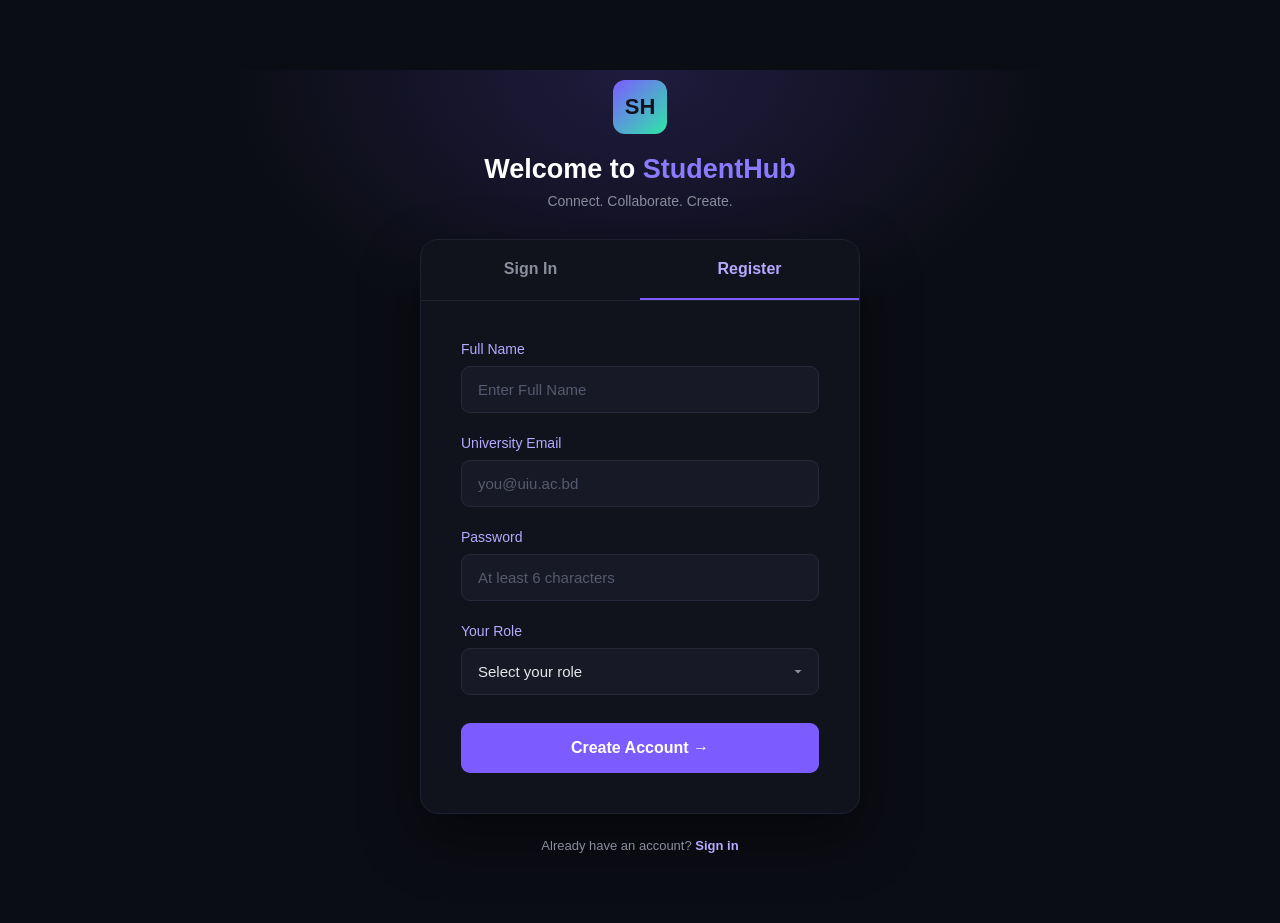
<file: register.html>
<!DOCTYPE html>
<html lang="en">
<head>
<meta charset="UTF-8">
<meta name="viewport" content="width=device-width, initial-scale=1.0">
<title>StudentHub - Register</title>
<link rel="stylesheet" href="register.css">

</head>
<body>

  <div class="auth-page">
    <div class="auth-brand">
      <div class="logo-icon">SH</div>
      <h1>Welcome to <span class="hub">StudentHub</span></h1>
      <p>Connect. Collaborate. Create.</p>
    </div>

    <div class="auth-card">
      <div class="auth-tabs">
        <a href="login.html">Sign In</a>
        <a href="register.html" class="active">Register</a>
      </div>

      <form class="auth-form" id="registerForm">
        <div class="form-message" id="formMessage"></div>

        <div class="field" id="nameField">
          <label for="nameInput">Full Name</label>
          <input type="text" id="nameInput" placeholder="Enter Full Name" autocomplete="name">
          <div class="field-error">Please enter your full name.</div>
        </div>

        <div class="field" id="emailField">
          <label for="emailInput">University Email</label>
          <input type="email" id="emailInput" placeholder="you@uiu.ac.bd" autocomplete="email">
          <div class="field-error">Please enter a valid email address.</div>
        </div>

        <div class="field" id="passwordField">
          <label for="passwordInput">Password</label>
          <input type="password" id="passwordInput" placeholder="At least 6 characters" autocomplete="new-password">
          <div class="field-error">Password must be at least 6 characters.</div>
        </div>

        <div class="field" id="roleField">
          <label for="roleInput">Your Role</label>
          <select id="roleInput">
            <option value="" disabled selected>Select your role</option>
            <option value="Developer">Developer</option>
            <option value="Designer">Designer</option>
            <option value="Researcher">Researcher</option>
            <option value="Other">Other</option>
          </select>
          <div class="field-error">Please select your role.</div>
        </div>

        <button type="submit" class="btn-submit">Create Account →</button>
      </form>
    </div>

    <div class="auth-footer-link">
      Already have an account? <a href="login.html">Sign in</a>
    </div>
  </div>
  <script src="register.js"></script>
</body>
</html>
</file>
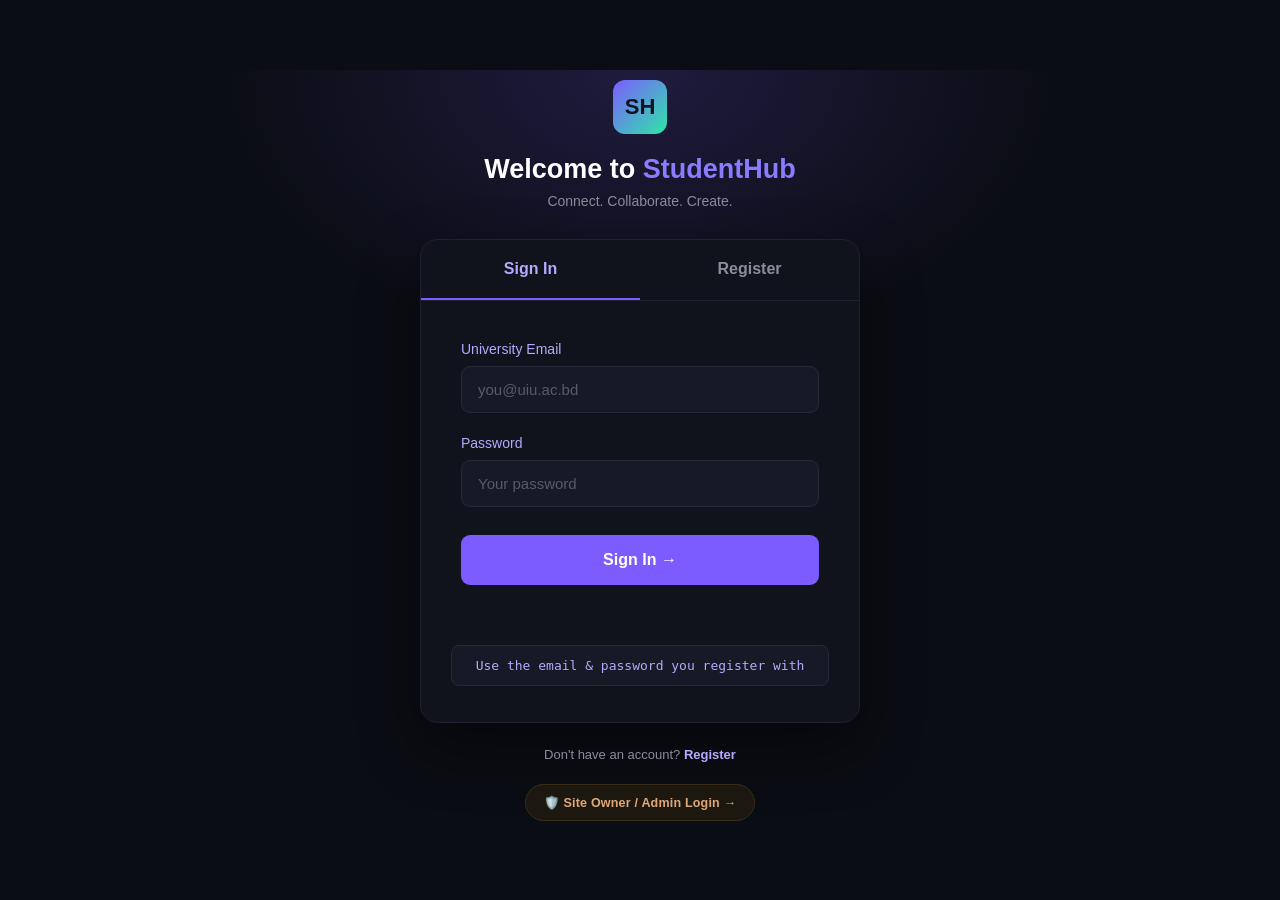
<file: team.html>
<!DOCTYPE html>
<html lang="en">
<head>
<meta charset="UTF-8">
<meta name="viewport" content="width=device-width, initial-scale=1.0">
<title>StudentHub - My Team</title>
<link rel="stylesheet" href="team.css">
</head>
<body>

  <header>
    <a class="logo" href="home.html">
      <div class="logo-icon">SH</div>
      <span class="logo-text">Student<span class="hub">Hub</span></span>
    </a>

    <nav>
      <a href="home.html">Home</a>
      <a href="gigs.html">Gigs</a>
      <a href="projects.html">Projects</a>
      <a href="portfolio.html">Portfolio</a>
      <a href="team.html" class="active">Team</a>
      <a href="contact.html">Contact</a>
    </nav>

    <div class="user-menu" id="userMenu">
      <div class="user-chip" id="userChip">
        <div class="avatar" id="headerAvatar">--</div>
        <div class="info">
          <div class="username" id="headerUsername">Loading…</div>
          <div class="role" id="headerRole"></div>
        </div>
        <span class="chevron">▾</span>
      </div>
      <div class="dropdown">
        <a href="portfolio.html">👤 My Profile</a>
        <a href="gigs.html#post-gig">💼 Post a Gig</a>
        <div class="divider"></div>
        <a href="#" class="logout" id="headerLogout">🚪 Log Out</a>
      </div>
    </div>
  </header>

  <div class="page">
    <div class="eyebrow">MY TEAMS</div>
    <h1>Your Projects</h1>
    <p class="page-subtitle" id="teamSubtitle">Loading your teams…</p>

    <div id="teamList"></div>
  </div>

  <footer>
    <div class="footer-grid">
      <div class="footer-brand">
        <a class="logo" href="home.html">
          <div class="logo-icon">SH</div>
          <span class="logo-text">Student<span class="hub">Hub</span></span>
        </a>
        <p>The campus platform connecting students for freelance work, research collaboration, and portfolio building.</p>
      </div>
      <div class="footer-col">
        <h4>PLATFORM</h4>
        <a href="gigs.html">Gigs</a>
        <a href="projects.html">Projects</a>
        <a href="portfolio.html">Portfolio</a>
        <a href="team.html">Team</a>
      </div>
      <div class="footer-col">
        <h4>CONTACT</h4>
        <a href="#">UIU, Dhaka</a>
        <a href="#">studenthub@uiu.ac.bd</a>
        <a href="contact.html" class="highlight">Send a message →</a>
      </div>
    </div>
    <div class="footer-bottom">© 2025 StudentHub · Built for UIU students</div>
  </footer>

  <script src="team.js"></script>
</body>
</html>
</file>
<file: index.css>
/* ===== RESET & BASE ===== */
* {
  box-sizing: border-box;
}

body {
  margin: 0;
  background: #0b0d14;
  font-family: 'Segoe UI', Arial, sans-serif;
  color: #e6e6ea;
}

a {
  text-decoration: none;
}

/* ===== HEADER ===== */
header {
  display: flex;
  align-items: center;
  justify-content: space-between;
  padding: 16px 40px;
  background: #10121c;
  border-bottom: 1px solid #22242f;
  position: sticky;
  top: 0;
  z-index: 10;
}

.logo {
  display: flex;
  align-items: center;
  gap: 10px;
  font-size: 19px;
  font-weight: 700;
  color: #fff;
}

.logo-icon {
  width: 30px;
  height: 30px;
  border-radius: 8px;
  background: linear-gradient(135deg, #7c5cff, #2ee6a8);
  display: flex;
  align-items: center;
  justify-content: center;
  font-size: 13px;
  color: #10121c;
  font-weight: 800;
}

.logo .hub {
  color: #8b7bff;
}

nav {
  display: flex;
  gap: 30px;
}

nav a {
  color: #a9abb8;
  font-size: 15px;
  padding: 6px 4px;
}

nav a.active {
  color: #fff;
  background: #211f3d;
  border: 1px solid #4c3fc9;
  border-radius: 6px;
  padding: 6px 14px;
}

/* Header auth buttons (Log In / Register) — replaces the signed-in user menu on this public page */
.header-auth {
  display: flex;
  align-items: center;
  gap: 12px;
}

.header-auth .btn-sm {
  padding: 8px 20px;
  font-size: 14px;
}

/* ===== HERO ===== */
.hero {
  text-align: center;
  padding: 90px 20px 70px;
  background: radial-gradient(ellipse 700px 400px at 50% 0%, rgba(124,92,255,0.18), transparent 70%),
              #0b0d14;
}

.badge {
  display: inline-flex;
  align-items: center;
  gap: 8px;
  background: #1a1730;
  border: 1px solid #382f6b;
  color: #b6a9ff;
  font-size: 13px;
  padding: 7px 16px;
  border-radius: 20px;
  margin-bottom: 30px;
}

.hero h1 {
  font-size: 52px;
  font-weight: 800;
  line-height: 1.2;
  margin: 0 0 24px;
  color: #fff;
}

.hero h1 .purple { color: #7c5cff; }
.hero h1 .blue { color: #4c6ef5; }
.hero h1 .green { color: #2ee6a8; }

.hero p {
  max-width: 560px;
  margin: 0 auto 36px;
  color: #9497a6;
  font-size: 16px;
  line-height: 1.6;
}

.hero-buttons {
  display: flex;
  justify-content: center;
  gap: 16px;
}

.btn {
  display: inline-block;
  padding: 13px 26px;
  border-radius: 8px;
  font-size: 15px;
  font-weight: 600;
  cursor: pointer;
  border: none;
}

.btn-primary {
  background: #7c5cff;
  color: #fff;
}

.btn-primary:hover {
  background: #6b4cf5;
}

.btn-outline {
  background: transparent;
  color: #fff;
  border: 1px solid #383a4a;
}

.btn-outline:hover {
  border-color: #7c5cff;
}

/* ===== STATS ===== */
.stats {
  display: flex;
  justify-content: center;
  gap: 100px;
  padding: 40px 20px;
  background: #12141f;
  border-top: 1px solid #1e2130;
  border-bottom: 1px solid #1e2130;
}

.stat {
  text-align: center;
}

.stat .num {
  font-size: 28px;
  font-weight: 800;
  color: #8b7bff;
}

.stat .label {
  font-size: 13px;
  color: #8a8d9c;
  margin-top: 4px;
}

/* ===== FEATURES ===== */
.features {
  padding: 80px 40px;
  text-align: center;
}

.eyebrow {
  color: #7c5cff;
  font-size: 13px;
  font-weight: 700;
  letter-spacing: 2px;
  margin-bottom: 12px;
}

.features h2 {
  font-size: 34px;
  font-weight: 800;
  color: #fff;
  margin: 0 0 50px;
}

.feature-grid {
  display: grid;
  grid-template-columns: repeat(2, minmax(280px, 480px));
  gap: 24px;
  max-width: 1000px;
  margin: 0 auto;
  text-align: left;
}

.feature-card {
  background: #12141f;
  border: 1px solid #1e2130;
  border-radius: 14px;
  padding: 30px;
}

.feature-icon {
  width: 46px;
  height: 46px;
  border-radius: 12px;
  background: #1a1c2b;
  display: flex;
  align-items: center;
  justify-content: center;
  font-size: 20px;
  margin-bottom: 20px;
}

.feature-card h3 {
  font-size: 18px;
  color: #fff;
  margin: 0 0 10px;
}

.feature-card p {
  font-size: 14px;
  color: #9497a6;
  line-height: 1.6;
  margin: 0 0 16px;
}

.feature-card .explore {
  font-size: 14px;
  font-weight: 600;
}

.explore.purple { color: #8b7bff; }
.explore.green { color: #2ee6a8; }
.explore.yellow { color: #f0c94a; }
.explore.pink { color: #ff6b9d; }

/* ===== LATEST GIGS ===== */
.gigs-section {
  background: #0e1019;
  padding: 70px 40px;
}

.gigs-header {
  display: flex;
  justify-content: space-between;
  align-items: center;
  max-width: 1000px;
  margin: 0 auto 30px;
}

.gigs-header h2 {
  font-size: 26px;
  color: #fff;
  margin: 0;
}

.view-all {
  color: #b6a9ff;
  font-size: 14px;
  font-weight: 600;
  border: 1px solid #302b52;
  padding: 8px 16px;
  border-radius: 8px;
}

.gig-list {
  max-width: 1000px;
  margin: 0 auto;
  display: flex;
  flex-direction: column;
  gap: 14px;
}

.gig-item {
  display: flex;
  align-items: center;
  gap: 14px;
  background: #12141f;
  border: 1px solid #1e2130;
  border-radius: 10px;
  padding: 20px 24px;
}

.gig-title {
  color: #fff;
  font-weight: 600;
  font-size: 15px;
}

.tag {
  font-size: 11px;
  font-weight: 700;
  padding: 3px 10px;
  border-radius: 20px;
}

.tag.urgent {
  background: #3a1a26;
  color: #ff6b8a;
}

.tag.category {
  background: #211f3d;
  color: #b6a9ff;
  font-weight: 600;
}

.empty-hint {
  color: #64667a;
  font-size: 14px;
  font-style: italic;
  text-align: center;
  padding: 30px 0;
}

.gig-price {
  margin-left: auto;
  color: #2ee6a8;
  font-weight: 700;
  font-size: 15px;
}

/* ===== FOOTER ===== */
footer {
  background: #0b0d14;
  border-top: 1px solid #1e2130;
  padding: 60px 40px 30px;
}

.footer-grid {
  max-width: 1000px;
  margin: 0 auto;
  display: flex;
  justify-content: space-between;
  gap: 40px;
  flex-wrap: wrap;
}

.footer-brand .logo {
  margin-bottom: 14px;
}

.footer-brand p {
  color: #8a8d9c;
  font-size: 14px;
  line-height: 1.6;
  max-width: 280px;
}

.footer-col h4 {
  color: #7c5cff;
  font-size: 12px;
  letter-spacing: 1.5px;
  margin: 0 0 16px;
}

.footer-col a {
  display: block;
  color: #a9abb8;
  font-size: 14px;
  margin-bottom: 12px;
}

.footer-col a.highlight {
  color: #b6a9ff;
  font-weight: 600;
}

.footer-bottom {
  text-align: center;
  color: #64667a;
  font-size: 13px;
  margin-top: 50px;
  padding-top: 24px;
  border-top: 1px solid #1e2130;
}

/* ===== RESPONSIVE ===== */
@media (max-width: 900px) {
  header {
    flex-wrap: wrap;
    gap: 14px;
    padding: 14px 20px;
  }

  nav {
    order: 3;
    width: 100%;
    justify-content: center;
    gap: 16px;
    flex-wrap: wrap;
  }

  .hero h1 {
    font-size: 36px;
  }

  .stats {
    flex-wrap: wrap;
    gap: 30px;
  }

  .feature-grid {
    grid-template-columns: 1fr;
  }

  .gig-item {
    flex-wrap: wrap;
  }

  .footer-grid {
    flex-direction: column;
  }
}
</file>
<file: admin-login.css>
/* ===== RESET & BASE ===== */
* {
  box-sizing: border-box;
}

body {
  margin: 0;
  min-height: 100vh;
  background: #0a0a0d;
  font-family: 'Segoe UI', Arial, sans-serif;
  color: #e6e6ea;
  display: flex;
  align-items: center;
  justify-content: center;
  padding: 60px 20px;
}

a {
  text-decoration: none;
}

/* ===== PAGE GLOW (amber/red instead of the student purple, to signal "different area") ===== */
.admin-page {
  width: 100%;
  display: flex;
  flex-direction: column;
  align-items: center;
  background: radial-gradient(ellipse 600px 400px at 50% 0%, rgba(240,148,54,0.14), transparent 70%);
}

/* ===== BRAND HEADER ===== */
.admin-brand {
  text-align: center;
  margin-bottom: 30px;
}

.admin-brand .logo-icon {
  width: 54px;
  height: 54px;
  border-radius: 12px;
  background: linear-gradient(135deg, #f0943a, #c9432e);
  display: flex;
  align-items: center;
  justify-content: center;
  font-size: 24px;
  margin: 0 auto 20px;
}

.admin-brand h1 {
  font-size: 24px;
  font-weight: 700;
  color: #fff;
  margin: 0 0 8px;
}

.admin-brand h1 .accent {
  color: #f0943a;
}

.admin-brand p {
  font-size: 13px;
  color: #8a8d9c;
  margin: 0;
}

/* ===== CARD ===== */
.admin-card {
  width: 100%;
  max-width: 400px;
  background: #131316;
  border: 1px solid #232326;
  border-radius: 16px;
  padding: 40px;
  box-shadow: 0 25px 60px rgba(0,0,0,0.5);
}

.field {
  margin-bottom: 20px;
}

.field label {
  display: block;
  font-size: 13px;
  color: #e0a878;
  margin-bottom: 8px;
}

.field input {
  width: 100%;
  background: #1c1c20;
  border: 1px solid #2c2c30;
  border-radius: 9px;
  padding: 13px 15px;
  color: #e6e6ea;
  font-size: 14px;
  font-family: inherit;
}

.field input::placeholder {
  color: #565a6e;
}

.field input:focus {
  outline: none;
  border-color: #f0943a;
}

.field-error {
  display: none;
  color: #ff6b6b;
  font-size: 12px;
  margin-top: 6px;
}

.field.invalid input {
  border-color: #ff6b6b;
}

.field.invalid .field-error {
  display: block;
}

.btn-submit {
  width: 100%;
  background: linear-gradient(135deg, #f0943a, #c9432e);
  color: #fff;
  border: none;
  border-radius: 9px;
  padding: 15px;
  font-size: 15px;
  font-weight: 700;
  cursor: pointer;
  margin-top: 6px;
}

.btn-submit:hover {
  filter: brightness(1.08);
}

.form-message {
  display: none;
  text-align: center;
  font-size: 13px;
  padding: 10px;
  border-radius: 8px;
  margin-bottom: 18px;
}

.form-message.show {
  display: block;
}

.form-message.error {
  background: #2a1414;
  color: #ff6b6b;
  border: 1px solid #4a1f1f;
}

.form-message.success {
  background: #1c2410;
  color: #c9e64a;
  border: 1px solid #35441c;
}

.demo-box {
  text-align: center;
  margin-top: 22px;
  padding: 12px;
  background: #1c1c20;
  border: 1px solid #2c2c30;
  border-radius: 8px;
}

.demo-box .demo-label {
  font-size: 12px;
  color: #8a8d9c;
  margin-bottom: 6px;
}

.demo-box .demo-value {
  font-size: 13px;
  color: #e0a878;
  font-family: 'Consolas', monospace;
}

.back-link {
  text-align: center;
  margin-top: 24px;
  font-size: 13px;
  color: #8a8d9c;
}

.back-link a {
  color: #e0a878;
  font-weight: 600;
}

.security-note {
  max-width: 400px;
  margin-top: 20px;
  font-size: 11px;
  color: #55575f;
  text-align: center;
  line-height: 1.6;
}
</file>
<file: admin.css>
/* ===== RESET & BASE ===== */
* {
  box-sizing: border-box;
}

body {
  margin: 0;
  background: #0a0a0d;
  font-family: 'Segoe UI', Arial, sans-serif;
  color: #e6e6ea;
}

a { text-decoration: none; }
button { font-family: inherit; cursor: pointer; }

/* ===== SHELL LAYOUT ===== */
.admin-shell {
  display: flex;
  min-height: 100vh;
}

/* ===== SIDEBAR ===== */
.sidebar {
  width: 250px;
  flex-shrink: 0;
  background: #111114;
  border-right: 1px solid #232326;
  display: flex;
  flex-direction: column;
  position: sticky;
  top: 0;
  height: 100vh;
}

.sidebar-brand {
  display: flex;
  align-items: center;
  gap: 12px;
  padding: 24px 20px;
  border-bottom: 1px solid #232326;
}

.sidebar-brand .logo-icon {
  width: 40px;
  height: 40px;
  border-radius: 10px;
  background: linear-gradient(135deg, #f0943a, #c9432e);
  display: flex;
  align-items: center;
  justify-content: center;
  font-size: 18px;
  flex-shrink: 0;
}

.brand-name { font-size: 15px; font-weight: 700; color: #fff; }
.brand-tag { font-size: 11px; color: #f0943a; font-weight: 600; letter-spacing: 0.03em; }

.sidebar-nav {
  flex: 1;
  padding: 16px 12px;
  display: flex;
  flex-direction: column;
  gap: 4px;
  overflow-y: auto;
}

.nav-item {
  display: flex;
  align-items: center;
  gap: 10px;
  width: 100%;
  background: transparent;
  border: none;
  color: #a3a6b8;
  padding: 12px 14px;
  border-radius: 10px;
  font-size: 14px;
  font-weight: 600;
  text-align: left;
}

.nav-item:hover {
  background: #1a1a1e;
  color: #e6e6ea;
}

.nav-item.active {
  background: linear-gradient(135deg, rgba(240,148,54,0.16), rgba(201,67,46,0.10));
  color: #f0943a;
}

.nav-icon { font-size: 16px; width: 20px; text-align: center; }

.nav-count {
  margin-left: auto;
  background: #232326;
  color: #a3a6b8;
  font-size: 11px;
  font-weight: 700;
  padding: 2px 8px;
  border-radius: 999px;
}

.nav-item.active .nav-count {
  background: #f0943a;
  color: #1a1204;
}

.sidebar-footer {
  padding: 16px 20px;
  border-top: 1px solid #232326;
}

.view-site-link {
  display: block;
  text-align: center;
  font-size: 13px;
  font-weight: 600;
  color: #8a8d9c;
  padding: 10px;
  border-radius: 8px;
  border: 1px solid #232326;
}

.view-site-link:hover { color: #e6e6ea; border-color: #333338; }

/* ===== MAIN AREA ===== */
.main-area {
  flex: 1;
  min-width: 0;
  display: flex;
  flex-direction: column;
}

.topbar {
  display: flex;
  align-items: center;
  justify-content: space-between;
  padding: 20px 32px;
  border-bottom: 1px solid #1c1c1f;
  background: #0d0d10;
  position: sticky;
  top: 0;
  z-index: 5;
}

.topbar-title {
  font-size: 20px;
  font-weight: 700;
  color: #fff;
}

.admin-account {
  display: flex;
  align-items: center;
  gap: 12px;
}

.admin-avatar {
  width: 38px;
  height: 38px;
  border-radius: 50%;
  background: linear-gradient(135deg, #f0943a, #c9432e);
  display: flex;
  align-items: center;
  justify-content: center;
  font-weight: 800;
  color: #1a1204;
  font-size: 15px;
}

.admin-email { font-size: 13px; font-weight: 700; color: #e6e6ea; }
.admin-role { font-size: 11px; color: #f0943a; }

.logout-btn {
  background: #1c1c20;
  border: 1px solid #2c2c30;
  color: #ff8a8a;
  padding: 9px 16px;
  border-radius: 8px;
  font-size: 13px;
  font-weight: 700;
  margin-left: 8px;
}

.logout-btn:hover { background: #2a1414; border-color: #4a1f1f; }

.content {
  flex: 1;
  padding: 28px 32px 60px;
  overflow-y: auto;
}

.view { display: none; }
.view.active { display: block; animation: fadeIn 0.2s ease; }

@keyframes fadeIn {
  from { opacity: 0; transform: translateY(4px); }
  to { opacity: 1; transform: translateY(0); }
}

/* ===== STAT GRID (overview) ===== */
.stat-grid {
  display: grid;
  grid-template-columns: repeat(4, 1fr);
  gap: 18px;
  margin-bottom: 28px;
}

.stat-card {
  background: #131316;
  border: 1px solid #232326;
  border-radius: 14px;
  padding: 22px;
}

.stat-icon {
  width: 40px;
  height: 40px;
  border-radius: 10px;
  display: flex;
  align-items: center;
  justify-content: center;
  font-size: 18px;
  margin-bottom: 14px;
}

.stat-icon.purple { background: rgba(124,92,255,0.15); }
.stat-icon.green { background: rgba(46,230,168,0.15); }
.stat-icon.yellow { background: rgba(240,201,54,0.15); }
.stat-icon.pink { background: rgba(255,107,138,0.15); }

.stat-num { font-size: 30px; font-weight: 800; color: #fff; }
.stat-label { font-size: 13px; color: #8a8d9c; margin-top: 4px; }

/* ===== PANELS ===== */
.panel-grid {
  display: grid;
  grid-template-columns: 1fr 1fr;
  gap: 18px;
}

.settings-grid {
  display: grid;
  grid-template-columns: 1fr 1fr;
  gap: 18px;
  align-items: start;
}

.panel {
  background: #131316;
  border: 1px solid #232326;
  border-radius: 14px;
  overflow: hidden;
}

.panel-header {
  display: flex;
  align-items: center;
  justify-content: space-between;
  padding: 18px 20px;
  border-bottom: 1px solid #232326;
}

.panel-header h3 { margin: 0; font-size: 15px; color: #fff; }

.link-btn {
  background: none;
  border: none;
  color: #f0943a;
  font-size: 13px;
  font-weight: 700;
}

.panel-body { padding: 8px 12px; }

.mini-row {
  display: flex;
  align-items: center;
  gap: 12px;
  padding: 12px 8px;
  border-bottom: 1px solid #1c1c1f;
}

.mini-row:last-child { border-bottom: none; }

.mini-avatar {
  width: 34px;
  height: 34px;
  border-radius: 50%;
  background: linear-gradient(135deg, #7c5cff, #2ee6a8);
  display: flex;
  align-items: center;
  justify-content: center;
  font-size: 12px;
  font-weight: 800;
  color: #10121c;
  flex-shrink: 0;
}

.mini-info { min-width: 0; flex: 1; }
.mini-title { font-size: 13.5px; font-weight: 700; color: #e6e6ea; white-space: nowrap; overflow: hidden; text-overflow: ellipsis; }
.mini-sub { font-size: 12px; color: #8a8d9c; white-space: nowrap; overflow: hidden; text-overflow: ellipsis; }
.mini-badge {
  font-size: 11px;
  font-weight: 700;
  padding: 3px 9px;
  border-radius: 999px;
  background: #1c1c20;
  color: #8a8d9c;
  flex-shrink: 0;
}

.empty-state {
  padding: 40px 20px;
  text-align: center;
  color: #565a6e;
  font-size: 13px;
}

/* ===== TOOLBAR ===== */
.toolbar {
  display: flex;
  gap: 12px;
  margin-bottom: 20px;
}

.search-input {
  flex: 1;
  max-width: 420px;
  background: #131316;
  border: 1px solid #232326;
  border-radius: 9px;
  padding: 11px 15px;
  color: #e6e6ea;
  font-size: 13.5px;
}

.search-input:focus { outline: none; border-color: #f0943a; }

.btn-primary {
  background: linear-gradient(135deg, #f0943a, #c9432e);
  color: #fff;
  border: none;
  border-radius: 9px;
  padding: 11px 20px;
  font-size: 13.5px;
  font-weight: 700;
  white-space: nowrap;
}

.btn-primary:hover { filter: brightness(1.08); }

.btn-danger {
  background: #2a1414;
  border: 1px solid #4a1f1f;
  color: #ff6b6b;
  padding: 11px 18px;
  border-radius: 9px;
  font-size: 13.5px;
  font-weight: 700;
}

.btn-danger:hover { background: #3a1a1a; }

.btn-secondary {
  background: #1c1c20;
  border: 1px solid #2c2c30;
  color: #e6e6ea;
  padding: 11px 18px;
  border-radius: 9px;
  font-size: 13.5px;
  font-weight: 700;
}

.btn-secondary:hover { background: #232327; }

/* ===== TABLE ===== */
.table-wrapper {
  background: #131316;
  border: 1px solid #232326;
  border-radius: 14px;
  overflow: hidden;
}

.data-table {
  width: 100%;
  border-collapse: collapse;
}

.data-table th {
  text-align: left;
  font-size: 11.5px;
  text-transform: uppercase;
  letter-spacing: 0.04em;
  color: #8a8d9c;
  padding: 14px 20px;
  border-bottom: 1px solid #232326;
  background: #17171a;
}

.data-table td {
  padding: 14px 20px;
  font-size: 13.5px;
  border-bottom: 1px solid #1c1c1f;
  color: #e6e6ea;
  vertical-align: middle;
}

.data-table tr:last-child td { border-bottom: none; }
.data-table tr:hover td { background: #17171a; }

.actions-col { width: 1%; white-space: nowrap; }

.row-actions { display: flex; gap: 8px; }

.icon-btn {
  background: #1c1c20;
  border: 1px solid #2c2c30;
  color: #e6e6ea;
  width: 30px;
  height: 30px;
  border-radius: 7px;
  font-size: 13px;
  display: flex;
  align-items: center;
  justify-content: center;
}

.icon-btn:hover { background: #232327; }
.icon-btn.danger { color: #ff6b6b; }
.icon-btn.danger:hover { background: #2a1414; border-color: #4a1f1f; }

.badge {
  font-size: 11px;
  font-weight: 700;
  padding: 4px 10px;
  border-radius: 999px;
  display: inline-block;
}

.badge.purple { background: rgba(124,92,255,0.15); color: #b6a9ff; }
.badge.green { background: rgba(46,230,168,0.15); color: #2ee6a8; }
.badge.orange { background: rgba(240,148,54,0.18); color: #f0943a; }
.badge.gray { background: #1c1c20; color: #8a8d9c; }
.badge.red { background: rgba(255,107,107,0.15); color: #ff6b6b; }

.toggle-pill {
  border: none;
  border-radius: 999px;
  padding: 5px 12px;
  font-size: 11px;
  font-weight: 700;
  cursor: pointer;
}

.toggle-pill.on { background: rgba(255,107,107,0.18); color: #ff6b6b; }
.toggle-pill.off { background: #1c1c20; color: #565a6e; }

/* ===== CARD GRID (projects / portfolios) ===== */
.card-grid {
  display: grid;
  grid-template-columns: repeat(auto-fill, minmax(320px, 1fr));
  gap: 16px;
}

.item-card {
  background: #131316;
  border: 1px solid #232326;
  border-radius: 14px;
  padding: 20px;
  display: flex;
  flex-direction: column;
  gap: 10px;
}

.item-card-header {
  display: flex;
  justify-content: space-between;
  align-items: flex-start;
  gap: 10px;
}

.item-card-title { font-size: 15px; font-weight: 700; color: #fff; }
.item-card-sub { font-size: 12.5px; color: #8a8d9c; margin-top: 2px; }
.item-card-desc { font-size: 13px; color: #a3a6b8; line-height: 1.5; }

.item-card-tags { display: flex; flex-wrap: wrap; gap: 6px; }

.tag-pill {
  font-size: 11px;
  padding: 4px 9px;
  border-radius: 999px;
  background: #1c1c20;
  color: #8a8d9c;
}

.item-card-footer {
  display: flex;
  justify-content: space-between;
  align-items: center;
  margin-top: auto;
  padding-top: 10px;
  border-top: 1px solid #1c1c1f;
}

/* ===== INBOX ===== */
.inbox-layout {
  display: grid;
  grid-template-columns: 320px 1fr;
  gap: 18px;
  height: calc(100vh - 200px);
  min-height: 460px;
}

.inbox-list {
  background: #131316;
  border: 1px solid #232326;
  border-radius: 14px;
  overflow-y: auto;
}

.inbox-item {
  display: flex;
  gap: 12px;
  padding: 14px 16px;
  border-bottom: 1px solid #1c1c1f;
  cursor: pointer;
}

.inbox-item:hover { background: #17171a; }
.inbox-item.active { background: rgba(240,148,54,0.10); border-left: 3px solid #f0943a; }

.inbox-item .mini-avatar { background: linear-gradient(135deg, #f0943a, #c9432e); color: #1a1204; }

.inbox-thread {
  background: #131316;
  border: 1px solid #232326;
  border-radius: 14px;
  display: flex;
  flex-direction: column;
  overflow: hidden;
}

.inbox-placeholder {
  margin: auto;
  color: #565a6e;
  font-size: 13px;
}

.inbox-thread-header {
  padding: 16px 20px;
  border-bottom: 1px solid #232326;
  font-weight: 700;
  color: #fff;
  font-size: 14px;
}

.inbox-messages {
  flex: 1;
  overflow-y: auto;
  padding: 20px;
  display: flex;
  flex-direction: column;
  gap: 10px;
}

.chat-bubble {
  max-width: 70%;
  padding: 10px 14px;
  border-radius: 12px;
  font-size: 13.5px;
  line-height: 1.4;
}

.chat-bubble.them {
  align-self: flex-start;
  background: #1c1c20;
  color: #e6e6ea;
  border-bottom-left-radius: 3px;
}

.chat-bubble.me {
  align-self: flex-end;
  background: linear-gradient(135deg, #f0943a, #c9432e);
  color: #fff;
  border-bottom-right-radius: 3px;
}

.chat-time {
  display: block;
  font-size: 10.5px;
  opacity: 0.7;
  margin-top: 4px;
}

.inbox-reply-bar {
  display: flex;
  gap: 10px;
  padding: 14px 16px;
  border-top: 1px solid #232326;
}

.inbox-reply-bar input {
  flex: 1;
  background: #1c1c20;
  border: 1px solid #2c2c30;
  border-radius: 9px;
  padding: 11px 14px;
  color: #e6e6ea;
  font-size: 13.5px;
}

.inbox-reply-bar input:focus { outline: none; border-color: #f0943a; }

/* ===== FORMS (settings + modal) ===== */
.settings-form .field, .modal-form .field { margin-bottom: 18px; }

.field label {
  display: block;
  font-size: 13px;
  color: #e0a878;
  margin-bottom: 7px;
  font-weight: 600;
}

.optional-tag { color: #565a6e; font-weight: 400; }

.field input,
.field select,
.field textarea {
  width: 100%;
  background: #1c1c20;
  border: 1px solid #2c2c30;
  border-radius: 9px;
  padding: 11px 14px;
  color: #e6e6ea;
  font-size: 13.5px;
  font-family: inherit;
}

.field textarea { resize: vertical; min-height: 80px; }

.field input:focus, .field select:focus, .field textarea:focus {
  outline: none;
  border-color: #f0943a;
}

.danger-text { font-size: 13px; color: #a3a6b8; margin: 0 0 16px; line-height: 1.5; }

.form-message {
  display: none;
  text-align: center;
  font-size: 13px;
  padding: 10px;
  border-radius: 8px;
  margin-bottom: 16px;
}

.form-message.show { display: block; }
.form-message.error { background: #2a1414; color: #ff6b6b; border: 1px solid #4a1f1f; }
.form-message.success { background: #1c2410; color: #c9e64a; border: 1px solid #35441c; }

/* ===== MODAL ===== */
.modal-overlay {
  display: none;
  position: fixed;
  inset: 0;
  background: rgba(0,0,0,0.6);
  align-items: center;
  justify-content: center;
  z-index: 100;
  padding: 20px;
}

.modal-overlay.show { display: flex; }

.modal {
  background: #131316;
  border: 1px solid #2c2c30;
  border-radius: 16px;
  width: 100%;
  max-width: 480px;
  max-height: 88vh;
  display: flex;
  flex-direction: column;
  box-shadow: 0 25px 60px rgba(0,0,0,0.5);
}

.modal-header {
  display: flex;
  align-items: center;
  justify-content: space-between;
  padding: 18px 22px;
  border-bottom: 1px solid #232326;
}

.modal-header h3 { margin: 0; font-size: 16px; color: #fff; }

.modal-close {
  background: none;
  border: none;
  color: #8a8d9c;
  font-size: 16px;
  width: 30px;
  height: 30px;
  border-radius: 7px;
}

.modal-close:hover { background: #1c1c20; color: #fff; }

.modal-body {
  padding: 22px;
  overflow-y: auto;
}

.modal-footer-row {
  display: flex;
  gap: 10px;
  justify-content: flex-end;
  margin-top: 6px;
}

/* ===== TOAST ===== */
.toast {
  position: fixed;
  bottom: 24px;
  left: 50%;
  transform: translateX(-50%) translateY(20px);
  background: #1c1c20;
  border: 1px solid #2c2c30;
  color: #e6e6ea;
  padding: 12px 20px;
  border-radius: 10px;
  font-size: 13.5px;
  font-weight: 600;
  opacity: 0;
  pointer-events: none;
  transition: all 0.25s ease;
  z-index: 200;
  box-shadow: 0 15px 40px rgba(0,0,0,0.4);
}

.toast.show {
  opacity: 1;
  transform: translateX(-50%) translateY(0);
}

.toast.success { border-color: #35441c; color: #c9e64a; }
.toast.error { border-color: #4a1f1f; color: #ff6b6b; }

/* ===== RESPONSIVE ===== */
@media (max-width: 1000px) {
  .stat-grid { grid-template-columns: repeat(2, 1fr); }
  .panel-grid, .settings-grid { grid-template-columns: 1fr; }
  .inbox-layout { grid-template-columns: 1fr; height: auto; }
  .sidebar { width: 210px; }
}

@media (max-width: 720px) {
  .admin-shell { flex-direction: column; }
  .sidebar { width: 100%; height: auto; position: relative; }
  .sidebar-nav { flex-direction: row; flex-wrap: wrap; }
  .content { padding: 20px; }
  .stat-grid { grid-template-columns: 1fr 1fr; }
}
</file>
<file: contact.css>
/* ===== RESET & BASE ===== */
* {
  box-sizing: border-box;
}

body {
  margin: 0;
  background: #0b0d14;
  font-family: 'Segoe UI', Arial, sans-serif;
  color: #e6e6ea;
}

a {
  text-decoration: none;
}

/* ===== HEADER (shared pattern) ===== */
header {
  display: flex;
  align-items: center;
  justify-content: space-between;
  padding: 16px 40px;
  background: #10121c;
  border-bottom: 1px solid #22242f;
  position: sticky;
  top: 0;
  z-index: 10;
}

.logo {
  display: flex;
  align-items: center;
  gap: 10px;
  font-size: 19px;
  font-weight: 700;
  color: #fff;
}

.logo-icon {
  width: 30px;
  height: 30px;
  border-radius: 8px;
  background: linear-gradient(135deg, #7c5cff, #2ee6a8);
  display: flex;
  align-items: center;
  justify-content: center;
  font-size: 13px;
  color: #10121c;
  font-weight: 800;
}

.logo .hub {
  color: #8b7bff;
}

nav {
  display: flex;
  gap: 30px;
}

nav a {
  color: #a9abb8;
  font-size: 15px;
  padding: 6px 4px;
}

nav a.active {
  color: #fff;
  background: #211f3d;
  border: 1px solid #4c3fc9;
  border-radius: 6px;
  padding: 6px 14px;
}

.user-menu {
  position: relative;
}

.user-chip {
  display: flex;
  align-items: center;
  gap: 8px;
  background: #171a26;
  border: 1px solid #262939;
  padding: 6px 12px;
  border-radius: 20px;
  cursor: pointer;
}

.user-chip .avatar {
  width: 28px;
  height: 28px;
  border-radius: 50%;
  background: #4c6ef5;
  color: #fff;
  display: flex;
  align-items: center;
  justify-content: center;
  font-size: 12px;
  font-weight: 700;
}

.user-chip .info {
  line-height: 1.2;
}

.user-chip .username {
  font-size: 13px;
  font-weight: 600;
  color: #fff;
}

.user-chip .role {
  font-size: 11px;
  color: #8a8d9c;
}

.user-chip .chevron {
  color: #8a8d9c;
  font-size: 10px;
  margin-left: 4px;
}

.dropdown {
  position: absolute;
  top: 46px;
  right: 0;
  width: 190px;
  background: #171a26;
  border: 1px solid #262939;
  padding: 6px;
  border-radius: 10px;
  display: none;
  flex-direction: column;
  box-shadow: 0 10px 30px rgba(0,0,0,0.4);
}

.user-menu.open .dropdown {
  display: flex;
}

.dropdown a {
  display: flex;
  align-items: center;
  gap: 10px;
  padding: 10px;
  border-radius: 8px;
  color: #d7d8e0;
  font-size: 14px;
}

.dropdown a:hover {
  background: #211f3d;
}

.dropdown a.logout {
  color: #ff6b6b;
}

.dropdown .divider {
  height: 1px;
  background: #262939;
  margin: 4px 2px;
}

/* ===== PAGE ===== */
.page {
  max-width: 700px;
  margin: 0 auto;
  padding: 60px 20px 90px;
  text-align: center;
}

.page h1 {
  font-size: 36px;
  font-weight: 800;
  color: #fff;
  margin: 0 0 10px;
}

.page-subtitle {
  color: #8a8d9c;
  font-size: 15px;
  margin: 0 0 40px;
}

/* ===== CARD ===== */
.card {
  background: #12141f;
  border: 1px solid #1e2130;
  border-radius: 16px;
  padding: 34px;
  text-align: left;
  margin-bottom: 24px;
}

.card h2 {
  font-size: 19px;
  color: #fff;
  margin: 0 0 6px;
}

.card .card-subtext {
  font-size: 13px;
  color: #8a8d9c;
  margin: 0 0 24px;
}

.recipient-chip {
  display: flex;
  align-items: center;
  gap: 12px;
  background: #171a26;
  border: 1px solid #262939;
  border-radius: 10px;
  padding: 12px 16px;
  margin-bottom: 24px;
}

.recipient-chip .avatar {
  width: 36px;
  height: 36px;
  border-radius: 50%;
  background: linear-gradient(135deg, #7c5cff, #2ee6a8);
  color: #10121c;
  font-weight: 800;
  font-size: 13px;
  display: flex;
  align-items: center;
  justify-content: center;
  flex-shrink: 0;
}

.recipient-chip .to-label {
  font-size: 12px;
  color: #8a8d9c;
}

.recipient-chip .to-name {
  font-size: 14px;
  font-weight: 700;
  color: #fff;
}

.field {
  margin-bottom: 18px;
}

.field label {
  display: block;
  font-size: 13px;
  color: #b6a9ff;
  margin-bottom: 8px;
}

.field input,
.field textarea {
  width: 100%;
  background: #171a26;
  border: 1px solid #262939;
  border-radius: 8px;
  padding: 12px 14px;
  color: #e6e6ea;
  font-size: 14px;
  font-family: inherit;
}

.field textarea {
  resize: vertical;
  line-height: 1.6;
}

.field input:focus,
.field textarea:focus {
  outline: none;
  border-color: #7c5cff;
}

.field-error {
  display: none;
  color: #ff6b8a;
  font-size: 12px;
  margin-top: 6px;
}

.field.invalid input,
.field.invalid textarea {
  border-color: #ff6b8a;
}

.field.invalid .field-error {
  display: block;
}

.btn {
  display: inline-block;
  width: 100%;
  text-align: center;
  padding: 13px;
  border-radius: 8px;
  font-size: 15px;
  font-weight: 700;
  cursor: pointer;
  border: none;
  background: #7c5cff;
  color: #fff;
}

.btn:hover {
  background: #6b4cf5;
}

.btn-outline {
  background: transparent;
  border: 1px solid #383a4a;
  color: #fff;
}

.btn-outline:hover {
  border-color: #7c5cff;
}

.form-message {
  display: none;
  text-align: center;
  font-size: 13px;
  padding: 10px;
  border-radius: 8px;
  margin-bottom: 18px;
}

.form-message.show {
  display: block;
}

.form-message.success {
  background: #10261f;
  color: #2ee6a8;
  border: 1px solid #1c4436;
}

/* ===== DEFAULT CONTACT INFO ===== */
.info-row {
  display: flex;
  align-items: center;
  gap: 12px;
  padding: 12px 0;
  border-bottom: 1px solid #1e2130;
  font-size: 14px;
  color: #d7d8e0;
}

.info-row:last-child {
  border-bottom: none;
}

.info-row .icon {
  font-size: 16px;
}

/* ===== SUPPORT TOGGLE ===== */
.support-toggle-row {
  display: flex;
  align-items: center;
  justify-content: space-between;
  gap: 16px;
  margin-top: 10px;
}

.support-toggle-row p {
  font-size: 13px;
  color: #8a8d9c;
  margin: 0;
}

.support-btn {
  background: #211f3d;
  border: 1px solid #4c3fc9;
  color: #b6a9ff;
  font-size: 14px;
  font-weight: 700;
  padding: 11px 20px;
  border-radius: 8px;
  cursor: pointer;
  white-space: nowrap;
}

.support-btn:hover {
  background: #2a2650;
}

/* ===== SUPPORT CHAT PANEL ===== */
.chat-panel {
  display: none;
  flex-direction: column;
  height: 420px;
}

.chat-panel.open {
  display: flex;
}

.chat-header {
  display: flex;
  align-items: center;
  gap: 12px;
  margin-bottom: 16px;
}

.chat-header .avatar {
  width: 36px;
  height: 36px;
  border-radius: 50%;
  background: linear-gradient(135deg, #2ee6a8, #1f9d76);
  color: #10121c;
  font-weight: 800;
  font-size: 13px;
  display: flex;
  align-items: center;
  justify-content: center;
}

.chat-header .chat-title {
  font-size: 15px;
  font-weight: 700;
  color: #fff;
}

.chat-header .chat-status {
  font-size: 12px;
  color: #2ee6a8;
}

.chat-messages {
  flex: 1;
  overflow-y: auto;
  background: #0e1019;
  border: 1px solid #1e2130;
  border-radius: 10px;
  padding: 16px;
  display: flex;
  flex-direction: column;
  gap: 10px;
  margin-bottom: 14px;
}

.chat-bubble {
  max-width: 75%;
  padding: 10px 14px;
  border-radius: 12px;
  font-size: 13px;
  line-height: 1.5;
}

.chat-bubble.me {
  align-self: flex-end;
  background: #7c5cff;
  color: #fff;
  border-bottom-right-radius: 3px;
}

.chat-bubble.them {
  align-self: flex-start;
  background: #171a26;
  border: 1px solid #262939;
  color: #d7d8e0;
  border-bottom-left-radius: 3px;
}

.chat-bubble .chat-time {
  display: block;
  font-size: 10px;
  opacity: 0.7;
  margin-top: 4px;
}

.chat-input-row {
  display: flex;
  gap: 10px;
}

.chat-input-row input {
  flex: 1;
  background: #171a26;
  border: 1px solid #262939;
  border-radius: 8px;
  padding: 12px 14px;
  color: #e6e6ea;
  font-size: 14px;
  font-family: inherit;
}

.chat-input-row input:focus {
  outline: none;
  border-color: #7c5cff;
}

.chat-input-row button {
  background: #7c5cff;
  border: none;
  color: #fff;
  font-weight: 700;
  padding: 0 22px;
  border-radius: 8px;
  cursor: pointer;
}

.chat-input-row button:hover {
  background: #6b4cf5;
}

.chat-empty-hint {
  color: #64667a;
  font-size: 13px;
  text-align: center;
  margin: auto;
}

/* ===== RESPONSIVE ===== */
@media (max-width: 800px) {
  header {
    flex-wrap: wrap;
    gap: 14px;
    padding: 14px 20px;
  }

  nav {
    order: 3;
    width: 100%;
    justify-content: center;
    gap: 16px;
    flex-wrap: wrap;
  }

  .support-toggle-row {
    flex-direction: column;
    align-items: flex-start;
  }

  .support-btn {
    width: 100%;
  }
}
</file>
<file: gigs.css>
/* ===== RESET & BASE ===== */
* {
  box-sizing: border-box;
}

body {
  margin: 0;
  background: #0b0d14;
  font-family: 'Segoe UI', Arial, sans-serif;
  color: #e6e6ea;
}

a {
  text-decoration: none;
}

/* ===== HEADER (shared pattern) ===== */
header {
  display: flex;
  align-items: center;
  justify-content: space-between;
  padding: 16px 40px;
  background: #10121c;
  border-bottom: 1px solid #22242f;
  position: sticky;
  top: 0;
  z-index: 10;
}

.logo {
  display: flex;
  align-items: center;
  gap: 10px;
  font-size: 19px;
  font-weight: 700;
  color: #fff;
}

.logo-icon {
  width: 30px;
  height: 30px;
  border-radius: 8px;
  background: linear-gradient(135deg, #7c5cff, #2ee6a8);
  display: flex;
  align-items: center;
  justify-content: center;
  font-size: 13px;
  color: #10121c;
  font-weight: 800;
}

.logo .hub {
  color: #8b7bff;
}

nav {
  display: flex;
  gap: 30px;
}

nav a {
  color: #a9abb8;
  font-size: 15px;
  padding: 6px 4px;
}

nav a.active {
  color: #fff;
  background: #211f3d;
  border: 1px solid #4c3fc9;
  border-radius: 6px;
  padding: 6px 14px;
}

.user-menu {
  position: relative;
}

.user-chip {
  display: flex;
  align-items: center;
  gap: 8px;
  background: #171a26;
  border: 1px solid #262939;
  padding: 6px 12px;
  border-radius: 20px;
  cursor: pointer;
}

.user-chip .avatar {
  width: 28px;
  height: 28px;
  border-radius: 50%;
  background: #4c6ef5;
  color: #fff;
  display: flex;
  align-items: center;
  justify-content: center;
  font-size: 12px;
  font-weight: 700;
}

.user-chip .info {
  line-height: 1.2;
}

.user-chip .username {
  font-size: 13px;
  font-weight: 600;
  color: #fff;
}

.user-chip .role {
  font-size: 11px;
  color: #8a8d9c;
}

.user-chip .chevron {
  color: #8a8d9c;
  font-size: 10px;
  margin-left: 4px;
}

.dropdown {
  position: absolute;
  top: 46px;
  right: 0;
  width: 190px;
  background: #171a26;
  border: 1px solid #262939;
  border-radius: 10px;
  padding: 6px;
  display: none;
  flex-direction: column;
  box-shadow: 0 10px 30px rgba(0,0,0,0.4);
}

.user-menu.open .dropdown {
  display: flex;
}

.dropdown a {
  display: flex;
  align-items: center;
  gap: 10px;
  padding: 10px;
  border-radius: 8px;
  color: #d7d8e0;
  font-size: 14px;
}

.dropdown a:hover {
  background: #211f3d;
}

.dropdown a.logout {
  color: #ff6b6b;
}

.dropdown .divider {
  height: 1px;
  background: #262939;
  margin: 4px 2px;
}

/* ===== PAGE HEADER ===== */
.page {
  max-width: 1000px;
  margin: 0 auto;
  padding: 50px 20px 80px;
}

.eyebrow {
  color: #7c5cff;
  font-size: 12px;
  font-weight: 700;
  letter-spacing: 2px;
  margin-bottom: 12px;
}

.gigs-title-row {
  display: flex;
  align-items: center;
  justify-content: space-between;
  gap: 16px;
  flex-wrap: wrap;
}

.gigs-title-row h1 {
  font-size: 40px;
  font-weight: 800;
  color: #fff;
  margin: 0;
}

.gigs-subtitle {
  color: #8a8d9c;
  font-size: 15px;
  margin: 12px 0 30px;
}

.btn {
  padding: 12px 22px;
  border-radius: 8px;
  font-size: 14px;
  font-weight: 600;
  cursor: pointer;
  border: none;
}

.btn-primary {
  background: #7c5cff;
  color: #fff;
}

.btn-primary:hover {
  background: #6b4cf5;
}

.btn-outline {
  background: transparent;
  color: #fff;
  border: 1px solid #383a4a;
}

.btn-outline:hover {
  border-color: #7c5cff;
}

/* ===== FILTER PILLS ===== */
.filter-pills {
  display: flex;
  flex-wrap: wrap;
  gap: 10px;
  margin-bottom: 30px;
}

.pill {
  background: #171a26;
  border: 1px solid #262939;
  color: #a9abb8;
  font-size: 13px;
  font-weight: 600;
  padding: 9px 18px;
  border-radius: 20px;
  cursor: pointer;
}

.pill:hover {
  border-color: #7c5cff;
}

.pill.active {
  background: #7c5cff;
  border-color: #7c5cff;
  color: #fff;
}

/* ===== GIGS GRID ===== */
.gigs-grid {
  display: grid;
  grid-template-columns: 1fr 1fr;
  gap: 20px;
}

.gig-card {
  background: #12141f;
  border: 1px solid #1e2130;
  border-radius: 14px;
  padding: 24px;
  display: flex;
  flex-direction: column;
}

.gig-top {
  display: flex;
  align-items: flex-start;
  justify-content: space-between;
  gap: 12px;
  margin-bottom: 14px;
}

.gig-badges {
  display: flex;
  gap: 8px;
  flex-wrap: wrap;
}

.badge {
  font-size: 11px;
  font-weight: 700;
  padding: 4px 10px;
  border-radius: 20px;
  text-transform: capitalize;
  white-space: nowrap;
}

.badge.cat-web-dev { background: #17213a; color: #6ec9ff; }
.badge.cat-design { background: #2a2410; color: #f0c94a; }
.badge.cat-research { background: #10261f; color: #2ee6a8; }
.badge.cat-writing { background: #2a1420; color: #ff6b8a; }
.badge.cat-data { background: #1c1730; color: #b6a9ff; }

.badge.urgent {
  background: #3a1a26;
  color: #ff6b8a;
}

.gig-price {
  color: #2ee6a8;
  font-weight: 800;
  font-size: 18px;
  white-space: nowrap;
}

.gig-title {
  font-size: 17px;
  font-weight: 700;
  color: #fff;
  margin: 0 0 8px;
}

.gig-desc {
  font-size: 13px;
  color: #9497a6;
  line-height: 1.6;
  margin: 0 0 16px;
}

.gig-tags {
  display: flex;
  flex-wrap: wrap;
  gap: 8px;
  margin-bottom: 18px;
}

.tag {
  background: #171a26;
  border: 1px solid #262939;
  color: #a9abb8;
  font-size: 12px;
  padding: 4px 10px;
  border-radius: 6px;
  font-family: 'Consolas', monospace;
}

.gig-footer {
  margin-top: auto;
  display: flex;
  align-items: center;
  justify-content: space-between;
  gap: 10px;
}

.gig-meta {
  font-size: 13px;
  color: #8a8d9c;
}

.gig-meta b {
  color: #d7d8e0;
}

.apply-btn {
  background: #211f3d;
  border: 1px solid #4c3fc9;
  color: #b6a9ff;
  font-size: 13px;
  font-weight: 700;
  padding: 9px 18px;
  border-radius: 8px;
  cursor: pointer;
}

.apply-btn:hover {
  background: #2a2650;
}

.empty-hint {
  color: #64667a;
  font-size: 14px;
  font-style: italic;
  grid-column: 1 / -1;
  text-align: center;
  padding: 40px 0;
}

/* ===== POST A GIG MODAL ===== */
.modal-overlay {
  position: fixed;
  inset: 0;
  background: rgba(6, 7, 12, 0.7);
  display: flex;
  align-items: flex-start;
  justify-content: center;
  padding: 60px 20px;
  overflow-y: auto;
  z-index: 100;
}

.modal-overlay.hidden {
  display: none;
}

.modal-panel {
  width: 100%;
  max-width: 520px;
  background: #10121c;
  border: 1px solid #1e2130;
  border-radius: 16px;
  padding: 30px;
  box-shadow: 0 25px 60px rgba(0,0,0,0.5);
}

.modal-header {
  display: flex;
  align-items: center;
  justify-content: space-between;
  margin-bottom: 20px;
}

.modal-header h2 {
  font-size: 20px;
  color: #fff;
  margin: 0;
}

.modal-close {
  background: transparent;
  border: none;
  color: #8a8d9c;
  font-size: 18px;
  cursor: pointer;
  padding: 4px 8px;
}

.modal-close:hover {
  color: #fff;
}

.field {
  margin-bottom: 18px;
}

.field label {
  display: block;
  font-size: 13px;
  color: #b6a9ff;
  margin-bottom: 8px;
}

.field input[type="text"],
.field input[type="number"],
.field select,
.field textarea {
  width: 100%;
  background: #171a26;
  border: 1px solid #262939;
  border-radius: 8px;
  padding: 12px 14px;
  color: #e6e6ea;
  font-size: 14px;
  font-family: inherit;
}

.field textarea {
  resize: vertical;
  line-height: 1.6;
}

.field select {
  appearance: none;
  -webkit-appearance: none;
  background-image: url("data:image/svg+xml;utf8,<svg xmlns='http://www.w3.org/2000/svg' viewBox='0 0 20 20' fill='%238a8d9c'><path d='M5.5 7.5l4.5 4.5 4.5-4.5z'/></svg>");
  background-repeat: no-repeat;
  background-position: right 12px center;
  background-size: 16px;
}

.field input:focus,
.field select:focus,
.field textarea:focus {
  outline: none;
  border-color: #7c5cff;
}

.field-error {
  display: none;
  color: #ff6b8a;
  font-size: 12px;
  margin-top: 6px;
}

.field.invalid input,
.field.invalid select,
.field.invalid textarea {
  border-color: #ff6b8a;
}

.field.invalid .field-error {
  display: block;
}

.field-row {
  display: flex;
  gap: 14px;
}

.field-row .field {
  flex: 1;
}

.checkbox-row {
  display: flex;
  align-items: center;
  gap: 10px;
  margin-bottom: 22px;
}

.checkbox-row input {
  width: 16px;
  height: 16px;
  accent-color: #7c5cff;
}

.checkbox-row label {
  font-size: 14px;
  color: #d7d8e0;
}

.modal-actions {
  display: flex;
  gap: 12px;
  margin-top: 6px;
}

.modal-actions .btn {
  flex: 1;
}

.field-hint {
  font-size: 12px;
  color: #64667a;
  margin-top: 6px;
}

/* ===== FOOTER (shared pattern) ===== */
footer {
  background: #0b0d14;
  border-top: 1px solid #1e2130;
  padding: 60px 40px 30px;
}

.footer-grid {
  max-width: 1000px;
  margin: 0 auto;
  display: flex;
  justify-content: space-between;
  gap: 40px;
  flex-wrap: wrap;
}

.footer-brand .logo {
  margin-bottom: 14px;
}

.footer-brand p {
  color: #8a8d9c;
  font-size: 14px;
  line-height: 1.6;
  max-width: 280px;
}

.footer-col h4 {
  color: #7c5cff;
  font-size: 12px;
  letter-spacing: 1.5px;
  margin: 0 0 16px;
}

.footer-col a {
  display: block;
  color: #a9abb8;
  font-size: 14px;
  margin-bottom: 12px;
}

.footer-col a.highlight {
  color: #b6a9ff;
  font-weight: 600;
}

.footer-bottom {
  text-align: center;
  color: #64667a;
  font-size: 13px;
  margin-top: 50px;
  padding-top: 24px;
  border-top: 1px solid #1e2130;
}

/* ===== RESPONSIVE ===== */
@media (max-width: 800px) {
  header {
    flex-wrap: wrap;
    gap: 14px;
    padding: 14px 20px;
  }

  nav {
    order: 3;
    width: 100%;
    justify-content: center;
    gap: 16px;
    flex-wrap: wrap;
  }

  .gigs-grid {
    grid-template-columns: 1fr;
  }

  .field-row {
    flex-direction: column;
    gap: 0;
  }

  .footer-grid {
    flex-direction: column;
  }
}
</file>
<file: home.css>
/* ===== RESET & BASE ===== */
* {
  box-sizing: border-box;
}

body {
  margin: 0;
  background: #0b0d14;
  font-family: 'Segoe UI', Arial, sans-serif;
  color: #e6e6ea;
}

a {
  text-decoration: none;
}

/* ===== HEADER ===== */
header {
  display: flex;
  align-items: center;
  justify-content: space-between;
  padding: 16px 40px;
  background: #10121c;
  border-bottom: 1px solid #22242f;
  position: sticky;
  top: 0;
  z-index: 10;
}

.logo {
  display: flex;
  align-items: center;
  gap: 10px;
  font-size: 19px;
  font-weight: 700;
  color: #fff;
}

.logo-icon {
  width: 30px;
  height: 30px;
  border-radius: 8px;
  background: linear-gradient(135deg, #7c5cff, #2ee6a8);
  display: flex;
  align-items: center;
  justify-content: center;
  font-size: 13px;
  color: #10121c;
  font-weight: 800;
}

.logo .hub {
  color: #8b7bff;
}

nav {
  display: flex;
  gap: 30px;
}

nav a {
  color: #a9abb8;
  font-size: 15px;
  padding: 6px 4px;
}

nav a.active {
  color: #fff;
  background: #211f3d;
  border: 1px solid #4c3fc9;
  border-radius: 6px;
  padding: 6px 14px;
}

/* User menu */
.user-menu {
  position: relative;
}

.user-chip {
  display: flex;
  align-items: center;
  gap: 8px;
  background: #171a26;
  border: 1px solid #262939;
  padding: 6px 12px;
  border-radius: 20px;
  cursor: pointer;
}

.user-chip .avatar {
  width: 28px;
  height: 28px;
  border-radius: 50%;
  background: #4c6ef5;
  color: #fff;
  display: flex;
  align-items: center;
  justify-content: center;
  font-size: 12px;
  font-weight: 700;
}

.user-chip .info {
  line-height: 1.2;
}

.user-chip .username {
  font-size: 13px;
  font-weight: 600;
  color: #fff;
}

.user-chip .role {
  font-size: 11px;
  color: #8a8d9c;
}

.user-chip .chevron {
  color: #8a8d9c;
  font-size: 10px;
  margin-left: 4px;
}

.dropdown {
  position: absolute;
  top: 46px;
  right: 0;
  width: 190px;
  background: #171a26;
  border: 1px solid #262939;
  border-radius: 10px;
  padding: 6px;
  display: none;
  flex-direction: column;
  box-shadow: 0 10px 30px rgba(0,0,0,0.4);
}

.user-menu:hover .dropdown,
.user-menu.open .dropdown {
  display: flex;
}

.dropdown a {
  display: flex;
  align-items: center;
  gap: 10px;
  padding: 10px;
  border-radius: 8px;
  color: #d7d8e0;
  font-size: 14px;
}

.dropdown a:hover {
  background: #211f3d;
}

.dropdown a.logout {
  color: #ff6b6b;
}

.dropdown .divider {
  height: 1px;
  background: #262939;
  margin: 4px 2px;
}

/* ===== HERO ===== */
.hero {
  text-align: center;
  padding: 90px 20px 70px;
  background: radial-gradient(ellipse 700px 400px at 50% 0%, rgba(124,92,255,0.18), transparent 70%),
              #0b0d14;
}

.badge {
  display: inline-flex;
  align-items: center;
  gap: 8px;
  background: #1a1730;
  border: 1px solid #382f6b;
  color: #b6a9ff;
  font-size: 13px;
  padding: 7px 16px;
  border-radius: 20px;
  margin-bottom: 30px;
}

.hero h1 {
  font-size: 52px;
  font-weight: 800;
  line-height: 1.2;
  margin: 0 0 24px;
  color: #fff;
}

.hero h1 .purple { color: #7c5cff; }
.hero h1 .blue { color: #4c6ef5; }
.hero h1 .green { color: #2ee6a8; }

.hero p {
  max-width: 560px;
  margin: 0 auto 36px;
  color: #9497a6;
  font-size: 16px;
  line-height: 1.6;
}

.hero-buttons {
  display: flex;
  justify-content: center;
  gap: 16px;
}

.btn {
  display: inline-block;
  padding: 13px 26px;
  border-radius: 8px;
  font-size: 15px;
  font-weight: 600;
  cursor: pointer;
  border: none;
}

.btn-primary {
  background: #7c5cff;
  color: #fff;
}

.btn-primary:hover {
  background: #6b4cf5;
}

.btn-outline {
  background: transparent;
  color: #fff;
  border: 1px solid #383a4a;
}

.btn-outline:hover {
  border-color: #7c5cff;
}

/* ===== STATS ===== */
.stats {
  display: flex;
  justify-content: center;
  gap: 100px;
  padding: 40px 20px;
  background: #12141f;
  border-top: 1px solid #1e2130;
  border-bottom: 1px solid #1e2130;
}

.stat {
  text-align: center;
}

.stat .num {
  font-size: 28px;
  font-weight: 800;
  color: #8b7bff;
}

.stat .label {
  font-size: 13px;
  color: #8a8d9c;
  margin-top: 4px;
}

/* ===== FEATURES ===== */
.features {
  padding: 80px 40px;
  text-align: center;
}

.eyebrow {
  color: #7c5cff;
  font-size: 13px;
  font-weight: 700;
  letter-spacing: 2px;
  margin-bottom: 12px;
}

.features h2 {
  font-size: 34px;
  font-weight: 800;
  color: #fff;
  margin: 0 0 50px;
}

.feature-grid {
  display: grid;
  grid-template-columns: repeat(2, minmax(280px, 480px));
  gap: 24px;
  max-width: 1000px;
  margin: 0 auto;
  text-align: left;
}

.feature-card {
  background: #12141f;
  border: 1px solid #1e2130;
  border-radius: 14px;
  padding: 30px;
}

.feature-icon {
  width: 46px;
  height: 46px;
  border-radius: 12px;
  background: #1a1c2b;
  display: flex;
  align-items: center;
  justify-content: center;
  font-size: 20px;
  margin-bottom: 20px;
}

.feature-card h3 {
  font-size: 18px;
  color: #fff;
  margin: 0 0 10px;
}

.feature-card p {
  font-size: 14px;
  color: #9497a6;
  line-height: 1.6;
  margin: 0 0 16px;
}

.feature-card .explore {
  font-size: 14px;
  font-weight: 600;
}

.explore.purple { color: #8b7bff; }
.explore.green { color: #2ee6a8; }
.explore.yellow { color: #f0c94a; }
.explore.pink { color: #ff6b9d; }

/* ===== LATEST GIGS ===== */
.gigs-section {
  background: #0e1019;
  padding: 70px 40px;
}

.gigs-header {
  display: flex;
  justify-content: space-between;
  align-items: center;
  max-width: 1000px;
  margin: 0 auto 30px;
}

.gigs-header h2 {
  font-size: 26px;
  color: #fff;
  margin: 0;
}

.view-all {
  color: #b6a9ff;
  font-size: 14px;
  font-weight: 600;
  border: 1px solid #302b52;
  padding: 8px 16px;
  border-radius: 8px;
}

.gig-list {
  max-width: 1000px;
  margin: 0 auto;
  display: flex;
  flex-direction: column;
  gap: 14px;
}

.gig-item {
  display: flex;
  align-items: center;
  gap: 14px;
  background: #12141f;
  border: 1px solid #1e2130;
  border-radius: 10px;
  padding: 20px 24px;
}

.gig-title {
  color: #fff;
  font-weight: 600;
  font-size: 15px;
}

.tag {
  font-size: 11px;
  font-weight: 700;
  padding: 3px 10px;
  border-radius: 20px;
}

.tag.urgent {
  background: #3a1a26;
  color: #ff6b8a;
}

.tag.category {
  background: #211f3d;
  color: #b6a9ff;
  font-weight: 600;
}

.empty-hint {
  color: #64667a;
  font-size: 14px;
  font-style: italic;
  text-align: center;
  padding: 30px 0;
}

.gig-price {
  margin-left: auto;
  color: #2ee6a8;
  font-weight: 700;
  font-size: 15px;
}

/* ===== FOOTER ===== */
footer {
  background: #0b0d14;
  border-top: 1px solid #1e2130;
  padding: 60px 40px 30px;
}

.footer-grid {
  max-width: 1000px;
  margin: 0 auto;
  display: flex;
  justify-content: space-between;
  gap: 40px;
  flex-wrap: wrap;
}

.footer-brand .logo {
  margin-bottom: 14px;
}

.footer-brand p {
  color: #8a8d9c;
  font-size: 14px;
  line-height: 1.6;
  max-width: 280px;
}

.footer-col h4 {
  color: #7c5cff;
  font-size: 12px;
  letter-spacing: 1.5px;
  margin: 0 0 16px;
}

.footer-col a {
  display: block;
  color: #a9abb8;
  font-size: 14px;
  margin-bottom: 12px;
}

.footer-col a.highlight {
  color: #b6a9ff;
  font-weight: 600;
}

.footer-bottom {
  text-align: center;
  color: #64667a;
  font-size: 13px;
  margin-top: 50px;
  padding-top: 24px;
  border-top: 1px solid #1e2130;
}

/* ===== RESPONSIVE ===== */
@media (max-width: 900px) {
  header {
    flex-wrap: wrap;
    gap: 14px;
    padding: 14px 20px;
  }

  nav {
    order: 3;
    width: 100%;
    justify-content: center;
    gap: 16px;
    flex-wrap: wrap;
  }

  .hero h1 {
    font-size: 36px;
  }

  .stats {
    flex-wrap: wrap;
    gap: 30px;
  }

  .feature-grid {
    grid-template-columns: 1fr;
  }

  .gig-item {
    flex-wrap: wrap;
  }

  .footer-grid {
    flex-direction: column;
  }
}
</file>
<file: login.css>
/* ===== RESET & BASE ===== */
* {
  box-sizing: border-box;
}

body {
  margin: 0;
  min-height: 80vh;
  background: #0b0d14;
  font-family: 'Segoe UI', Arial, sans-serif;
  color: #e6e6ea;
  display: flex;
  align-items: center;
  justify-content: center;
  padding:70px
}

a {
  text-decoration: none;
}

/* ===== PAGE BACKGROUND GLOW ===== */
.auth-page {
  width: 100%;
  display: flex;
  flex-direction: column;
  align-items: center;
  background: radial-gradient(ellipse 600px 400px at 50% 0%, rgba(124,92,255,0.18), transparent 70%);
}

/* ===== BRAND HEADER ===== */
.auth-brand {
  text-align: center;
  margin-bottom: 30px;
  margin-top: 10px;
}

.auth-brand .logo-icon {
  width: 54px;
  height: 54px;
  border-radius: 12px;
  background: linear-gradient(135deg, #7c5cff, #2ee6a8);
  display: flex;
  align-items: center;
  justify-content: center;
  font-size: 22px;
  color: #10121c;
  font-weight: 800;
  margin: 0 auto 20px;
}

.auth-brand h1 {
  font-size: 27px;
  font-weight: 700;
  color: #fff;
  margin: 0 0 8px;
}

.auth-brand h1 .hub {
  color: #8b7bff;
}

.auth-brand p {
  font-size: 14px;
  color: #8a8d9c;
  margin: 0;
}

/* ===== CARD ===== */
.auth-card {
  width: 100%;
  max-width: 440px;
  background: #10121c;
  border: 1px solid #1e2130;
  border-radius: 18px;
  overflow: hidden;
  box-shadow: 0 25px 60px rgba(0,0,0,0.45);
}

/* Tabs */
.auth-tabs {
  display: flex;
  border-bottom: 1px solid #1e2130;
}

.auth-tabs a {
  flex: 1;
  text-align: center;
  padding: 20px 0;
  font-size: 16px;
  font-weight: 600;
  color: #8a8d9c;
  border-bottom: 2px solid transparent;
}

.auth-tabs a.active {
  color: #b6a9ff;
  border-bottom: 2px solid #7c5cff;
}

/* Form */
.auth-form {
  padding: 40px;
}

.field {
  margin-bottom: 22px;
}

.field label {
  display: block;
  font-size: 14px;
  color: #b6a9ff;
  margin-bottom: 9px;
}

.field input,
.field select {
  width: 100%;
  background: #171a26;
  border: 1px solid #262939;
  border-radius: 9px;
  padding: 14px 16px;
  color: #e6e6ea;
  font-size: 15px;
  font-family: inherit;
}

.field select {
  appearance: none;
  -webkit-appearance: none;
  background-image: url("data:image/svg+xml;utf8,<svg xmlns='http://www.w3.org/2000/svg' viewBox='0 0 20 20' fill='%238a8d9c'><path d='M5.5 7.5l4.5 4.5 4.5-4.5z'/></svg>");
  background-repeat: no-repeat;
  background-position: right 12px center;
  background-size: 16px;
}

.field input::placeholder {
  color: #565a6e;
}

.field input:focus,
.field select:focus {
  outline: none;
  border-color: #7c5cff;
}

.field-error {
  display: none;
  color: #ff6b8a;
  font-size: 12px;
  margin-top: 6px;
}

.field.invalid input,
.field.invalid select {
  border-color: #ff6b8a;
}

.field.invalid .field-error {
  display: block;
}

/* Submit button */
.btn-submit {
  width: 100%;
  background: #7c5cff;
  color: #fff;
  border: none;
  border-radius: 9px;
  padding: 16px;
  font-size: 16px;
  font-weight: 700;
  cursor: pointer;
  margin-top: 6px;
}

.btn-submit:hover {
  background: #6b4cf5;
}

/* Form-level message */
.form-message {
  display: none;
  text-align: center;
  font-size: 13px;
  padding: 10px;
  border-radius: 8px;
  margin-bottom: 18px;
}

.form-message.show {
  display: block;
}

.form-message.error {
  background: #2a1420;
  color: #ff6b8a;
  border: 1px solid #4a1f30;
}

.form-message.success {
  background: #10261f;
  color: #2ee6a8;
  border: 1px solid #1c4436;
}

/* Demo credentials box */
.demo-wrapper {
  padding: 0 30px 30px;
}

.demo-box {
  text-align: center;
  margin-top: 20px;
  padding: 12px;
  background: #171a26;
  border: 1px solid #262939;
  border-radius: 8px;
}

.demo-box  {
  font-size: 12px;
  color: #8a8d9c;
  margin-bottom: 6px;
}

.demo-box .demo-value {
  font-size: 13px;
  color: #b6a9ff;
  font-family: 'Consolas', monospace;
}

.auth-footer-link {
  text-align: center;
  margin-top: 24px;
  font-size: 13px;
  color: #8a8d9c;
}

.auth-footer-link a {
  color: #b6a9ff;
  font-weight: 600;
}

/* ===== ADMIN PORTAL ENTRY POINT ===== */
.admin-portal-link {
  display: inline-flex;
  align-items: center;
  gap: 6px;
  margin-top: 22px;
  padding: 10px 18px;
  font-size: 12.5px;
  font-weight: 700;
  letter-spacing: 0.2px;
  color: #e0a878;
  background: #1c1810;
  border: 1px solid #3a2d1a;
  border-radius: 999px;
  transition: background 0.15s ease, border-color 0.15s ease;
}

.admin-portal-link:hover {
  background: #241d12;
  border-color: #f0943a;
}
</file>
<file: portfolio.css>
/* ===== RESET & BASE ===== */
* {
  box-sizing: border-box;
}

body {
  margin: 0;
  background: #0b0d14;
  font-family: 'Segoe UI', Arial, sans-serif;
  color: #e6e6ea;
}

a {
  text-decoration: none;
}

/* ===== HEADER ===== */
header {
  display: flex;
  align-items: center;
  justify-content: space-between;
  padding: 16px 40px;
  background: #10121c;
  border-bottom: 1px solid #22242f;
  position: sticky;
  top: 0;
  z-index: 10;
}

.logo {
  display: flex;
  align-items: center;
  gap: 10px;
  font-size: 19px;
  font-weight: 700;
  color: #fff;
}

.logo-icon {
  width: 30px;
  height: 30px;
  border-radius: 8px;
  background: linear-gradient(135deg, #7c5cff, #2ee6a8);
  display: flex;
  align-items: center;
  justify-content: center;
  font-size: 13px;
  color: #10121c;
  font-weight: 800;
}

.logo .hub {
  color: #8b7bff;
}

nav {
  display: flex;
  gap: 30px;
}

nav a {
  color: #a9abb8;
  font-size: 15px;
  padding: 6px 4px;
}

nav a.active {
  color: #fff;
  background: #211f3d;
  border: 1px solid #4c3fc9;
  border-radius: 6px;
  padding: 6px 14px;
}

/* User menu */
.user-menu {
  position: relative;
}

.user-chip {
  display: flex;
  align-items: center;
  gap: 8px;
  background: #171a26;
  border: 1px solid #262939;
  padding: 6px 12px;
  border-radius: 20px;
  cursor: pointer;
}

.user-chip .avatar {
  width: 28px;
  height: 28px;
  border-radius: 50%;
  background: #4c6ef5;
  color: #fff;
  display: flex;
  align-items: center;
  justify-content: center;
  font-size: 12px;
  font-weight: 700;
}

.user-chip .info {
  line-height: 1.2;
}

.user-chip .username {
  font-size: 13px;
  font-weight: 600;
  color: #fff;
}

.user-chip .role {
  font-size: 11px;
  color: #8a8d9c;
}

.user-chip .chevron {
  color: #8a8d9c;
  font-size: 10px;
  margin-left: 4px;
}

.dropdown {
  position: absolute;
  top: 46px;
  right: 0;
  width: 190px;
  background: #171a26;
  border: 1px solid #262939;
  border-radius: 10px;
  padding: 6px;
  display: none;
  flex-direction: column;
  box-shadow: 0 10px 30px rgba(0,0,0,0.4);
}

.user-menu.open .dropdown {
  display: flex;
}

.dropdown a {
  display: flex;
  align-items: center;
  gap: 10px;
  padding: 10px;
  border-radius: 8px;
  color: #d7d8e0;
  font-size: 14px;
}

.dropdown a:hover {
  background: #211f3d;
}

.dropdown a.logout {
  color: #ff6b6b;
}

.dropdown .divider {
  height: 1px;
  background: #262939;
  margin: 4px 2px;
}

/* ===== PAGE WRAPPER ===== */
.page {
  max-width: 780px;
  margin: 0 auto;
  padding: 40px 20px 70px;
}

/* ===== READ-ONLY VIEWING BANNER (when viewing someone else's portfolio) ===== */
.viewing-banner {
  background: #1a1730;
  border: 1px solid #382f6b;
  color: #b6a9ff;
  font-size: 13px;
  padding: 12px 18px;
  border-radius: 10px;
  margin-bottom: 20px;
}

.viewing-banner b {
  color: #fff;
}

.viewing-banner a {
  color: #fff;
  font-weight: 600;
  margin-left: 6px;
}

/* ===== PROFILE HEADER CARD ===== */
.profile-card {
  display: flex;
  align-items: center;
  justify-content: space-between;
  gap: 20px;
  background: #12141f;
  border: 1px solid #1e2130;
  border-radius: 14px;
  padding: 30px;
  margin-bottom: 24px;
  flex-wrap: wrap;
}

.profile-identity {
  display: flex;
  align-items: center;
  gap: 20px;
}

.profile-avatar {
  width: 74px;
  height: 74px;
  border-radius: 50%;
  background: linear-gradient(135deg, #7c5cff, #2ee6a8);
  display: flex;
  align-items: center;
  justify-content: center;
  font-size: 26px;
  font-weight: 800;
  color: #10121c;
  flex-shrink: 0;
}

.profile-name {
  font-size: 26px;
  font-weight: 800;
  color: #fff;
  margin: 0 0 6px;
}

.profile-title {
  font-size: 15px;
  font-weight: 600;
  color: #8b7bff;
  margin: 0 0 6px;
}

.profile-meta {
  font-size: 13px;
  color: #8a8d9c;
  margin: 0;
}

.profile-actions {
  display: flex;
  gap: 12px;
}

.btn {
  padding: 11px 22px;
  border-radius: 8px;
  font-size: 14px;
  font-weight: 600;
  cursor: pointer;
  border: none;
}

.btn-primary {
  background: #7c5cff;
  color: #fff;
}

.btn-primary:hover {
  background: #6b4cf5;
}

.btn-outline {
  background: transparent;
  color: #fff;
  border: 1px solid #383a4a;
}

.btn-outline:hover {
  border-color: #7c5cff;
}

/* ===== SECTION CARDS ===== */
.section-card {
  background: #12141f;
  border: 1px solid #1e2130;
  border-radius: 14px;
  padding: 26px 30px;
  margin-bottom: 24px;
}

.section-card h2 {
  font-size: 18px;
  font-weight: 700;
  margin: 0 0 14px;
}

.about-text {
  font-size: 14px;
  color: #9497a6;
  line-height: 1.7;
  margin: 0;
}

.section-card.about h2 { color: #b6a9ff; }
.section-card.skills h2 { color: #2ee6a8; }
.section-card.projects h2 { color: #f0c94a; }
.section-card.certs h2 { color: #ff6b8a; }

/* ===== TWO COLUMN GRID (Skills + Projects) ===== */
.two-col {
  display: grid;
  grid-template-columns: 1fr 1fr;
  gap: 24px;
  margin-bottom: 24px;
}

.two-col .section-card {
  margin-bottom: 0;
}

/* ===== SKILLS ===== */
.skill-row {
  margin-bottom: 16px;
}

.skill-row:last-child {
  margin-bottom: 0;
}

.skill-top {
  display: flex;
  justify-content: space-between;
  font-size: 14px;
  font-weight: 600;
  margin-bottom: 6px;
}

.skill-top .pct {
  color: #a9abb8;
  font-weight: 500;
}

.skill-bar {
  height: 6px;
  background: #1e2130;
  border-radius: 4px;
  overflow: hidden;
}

.skill-fill {
  height: 100%;
  border-radius: 4px;
  background: linear-gradient(90deg, #7c5cff, #2ee6a8);
}

/* ===== PROJECTS ===== */
.project-item {
  border: 1px solid #1e2130;
  border-radius: 10px;
  padding: 16px 18px;
  margin-bottom: 12px;
}

.project-item:last-child {
  margin-bottom: 0;
}

.project-top {
  display: flex;
  align-items: center;
  justify-content: space-between;
  gap: 10px;
  margin-bottom: 6px;
}

.project-top h3 {
  font-size: 15px;
  color: #fff;
  margin: 0;
}

.status {
  font-size: 11px;
  font-weight: 700;
  padding: 3px 10px;
  border-radius: 20px;
  white-space: nowrap;
}

.status.completed {
  background: #10261f;
  color: #2ee6a8;
}

.status.in-progress {
  background: #2a2410;
  color: #f0c94a;
}

.project-item p {
  font-size: 13px;
  color: #9497a6;
  margin: 0 0 8px;
  line-height: 1.5;
}

.project-stack {
  font-size: 12px;
  color: #b6a9ff;
  font-family: 'Consolas', monospace;
}

/* ===== CERTIFICATIONS ===== */
.cert-item {
  display: flex;
  align-items: center;
  gap: 12px;
  background: #171a26;
  border: 1px solid #262939;
  border-radius: 10px;
  padding: 16px 18px;
  margin-bottom: 12px;
  font-size: 14px;
  font-weight: 600;
  color: #e6e6ea;
}

.cert-item:last-child {
  margin-bottom: 0;
}

.cert-item .icon {
  font-size: 18px;
}

/* ===== FOOTER ===== */
footer {
  background: #0b0d14;
  border-top: 1px solid #1e2130;
  padding: 60px 40px 30px;
}

.footer-grid {
  max-width: 1000px;
  margin: 0 auto;
  display: flex;
  justify-content: space-between;
  gap: 40px;
  flex-wrap: wrap;
}

.footer-brand .logo {
  margin-bottom: 14px;
}

.footer-brand p {
  color: #8a8d9c;
  font-size: 14px;
  line-height: 1.6;
  max-width: 280px;
}

.footer-col h4 {
  color: #7c5cff;
  font-size: 12px;
  letter-spacing: 1.5px;
  margin: 0 0 16px;
}

.footer-col a {
  display: block;
  color: #a9abb8;
  font-size: 14px;
  margin-bottom: 12px;
}

.footer-col a.highlight {
  color: #b6a9ff;
  font-weight: 600;
}

.footer-bottom {
  text-align: center;
  color: #64667a;
  font-size: 13px;
  margin-top: 50px;
  padding-top: 24px;
  border-top: 1px solid #1e2130;
}

/* ===== RESPONSIVE ===== */
@media (max-width: 800px) {
  header {
    flex-wrap: wrap;
    gap: 14px;
    padding: 14px 20px;
  }

  nav {
    order: 3;
    width: 100%;
    justify-content: center;
    gap: 16px;
    flex-wrap: wrap;
  }

  .two-col {
    grid-template-columns: 1fr;
  }

  .profile-card {
    flex-direction: column;
    align-items: flex-start;
  }

  .footer-grid {
    flex-direction: column;
  }
}

/* ===== EDIT MODE ===== */
.hidden {
  display: none !important;
}

.profile-identity-text {
  min-width: 220px;
}

.profile-title-input,
.about-input {
  width: 100%;
  background: #171a26;
  border: 1px solid #262939;
  border-radius: 8px;
  padding: 10px 12px;
  color: #e6e6ea;
  font-size: 14px;
  font-family: inherit;
}

.profile-title-input {
  max-width: 340px;
  margin-bottom: 6px;
  font-weight: 600;
  color: #8b7bff;
}

.about-input {
  resize: vertical;
  line-height: 1.6;
}

.profile-title-input:focus,
.about-input:focus,
.mini-input:focus,
.mini-select:focus,
.mini-textarea:focus {
  outline: none;
  border-color: #7c5cff;
}

/* Small inline inputs used inside skill/cert/project edit rows */
.mini-input,
.mini-select,
.mini-textarea {
  background: #171a26;
  border: 1px solid #262939;
  border-radius: 7px;
  padding: 8px 10px;
  color: #e6e6ea;
  font-size: 13px;
  font-family: inherit;
  width: 100%;
}

.mini-textarea {
  resize: vertical;
  line-height: 1.5;
}

.add-btn {
  display: block;
  width: 100%;
  margin-top: 12px;
  padding: 10px;
  background: transparent;
  border: 1px dashed #383a4a;
  border-radius: 8px;
  color: #b6a9ff;
  font-size: 13px;
  font-weight: 600;
  cursor: pointer;
}

.add-btn:hover {
  border-color: #7c5cff;
  background: #171a26;
}

.remove-btn {
  background: transparent;
  border: none;
  color: #ff6b8a;
  font-size: 13px;
  cursor: pointer;
  padding: 4px 8px;
  flex-shrink: 0;
}

.remove-btn:hover {
  text-decoration: underline;
}

/* Skill row in edit mode */
.skill-edit-row {
  display: flex;
  align-items: center;
  gap: 8px;
  margin-bottom: 12px;
}

.skill-edit-row .mini-input.skill-name {
  flex: 2;
}

.skill-edit-row .mini-input.skill-pct {
  flex: 0 0 70px;
  text-align: center;
}

/* Certification row in edit mode */
.cert-edit-row {
  display: flex;
  align-items: center;
  gap: 8px;
  margin-bottom: 12px;
}

.cert-edit-row .mini-input {
  flex: 1;
}

/* Project card in edit mode */
.project-edit-card {
  border: 1px solid #1e2130;
  border-radius: 10px;
  padding: 14px 16px;
  margin-bottom: 12px;
}

.project-edit-card .row-top {
  display: flex;
  align-items: center;
  gap: 8px;
  margin-bottom: 8px;
}

.project-edit-card .row-top .mini-input {
  flex: 1;
}

.project-edit-card .mini-select {
  flex: 0 0 130px;
}

.project-edit-card .mini-textarea {
  margin-bottom: 8px;
}

.empty-hint {
  font-size: 13px;
  color: #64667a;
  font-style: italic;
}
</file>
<file: projects.css>
/* ===== RESET & BASE ===== */
* {
  box-sizing: border-box;
}

body {
  margin: 0;
  background: #0b0d14;
  font-family: 'Segoe UI', Arial, sans-serif;
  color: #e6e6ea;
}

a {
  text-decoration: none;
}

/* ===== HEADER (shared pattern) ===== */
header {
  display: flex;
  align-items: center;
  justify-content: space-between;
  padding: 16px 40px;
  background: #10121c;
  border-bottom: 1px solid #22242f;
  position: sticky;
  top: 0;
  z-index: 10;
}

.logo {
  display: flex;
  align-items: center;
  gap: 10px;
  font-size: 19px;
  font-weight: 700;
  color: #fff;
}

.logo-icon {
  width: 30px;
  height: 30px;
  border-radius: 8px;
  background: linear-gradient(135deg, #7c5cff, #2ee6a8);
  display: flex;
  align-items: center;
  justify-content: center;
  font-size: 13px;
  color: #10121c;
  font-weight: 800;
}

.logo .hub {
  color: #8b7bff;
}

nav {
  display: flex;
  gap: 30px;
}

nav a {
  color: #a9abb8;
  font-size: 15px;
  padding: 6px 4px;
}

nav a.active {
  color: #fff;
  background: #211f3d;
  border: 1px solid #4c3fc9;
  border-radius: 6px;
  padding: 6px 14px;
}

.user-menu {
  position: relative;
}

.user-chip {
  display: flex;
  align-items: center;
  gap: 8px;
  background: #171a26;
  border: 1px solid #262939;
  padding: 6px 12px;
  border-radius: 20px;
  cursor: pointer;
}

.user-chip .avatar {
  width: 28px;
  height: 28px;
  border-radius: 50%;
  background: #4c6ef5;
  color: #fff;
  display: flex;
  align-items: center;
  justify-content: center;
  font-size: 12px;
  font-weight: 700;
}

.user-chip .info {
  line-height: 1.2;
}

.user-chip .username {
  font-size: 13px;
  font-weight: 600;
  color: #fff;
}

.user-chip .role {
  font-size: 11px;
  color: #8a8d9c;
}

.user-chip .chevron {
  color: #8a8d9c;
  font-size: 10px;
  margin-left: 4px;
}

.dropdown {
  position: absolute;
  top: 46px;
  right: 0;
  width: 190px;
  background: #171a26;
  border: 1px solid #262939;
  border-radius: 10px;
  padding: 6px;
  display: none;
  flex-direction: column;
  box-shadow: 0 10px 30px rgba(0,0,0,0.4);
}

.user-menu.open .dropdown {
  display: flex;
}

.dropdown a {
  display: flex;
  align-items: center;
  gap: 10px;
  padding: 10px;
  border-radius: 8px;
  color: #d7d8e0;
  font-size: 14px;
}

.dropdown a:hover {
  background: #211f3d;
}

.dropdown a.logout {
  color: #ff6b6b;
}

.dropdown .divider {
  height: 1px;
  background: #262939;
  margin: 4px 2px;
}

/* ===== PAGE HEADER ===== */
.page {
  max-width: 1000px;
  margin: 0 auto;
  padding: 50px 20px 80px;
}

.eyebrow {
  color: #7c5cff;
  font-size: 12px;
  font-weight: 700;
  letter-spacing: 2px;
  margin-bottom: 12px;
}

.projects-title-row {
  display: flex;
  align-items: center;
  justify-content: space-between;
  gap: 16px;
  flex-wrap: wrap;
}

.projects-title-row h1 {
  font-size: 40px;
  font-weight: 800;
  color: #fff;
  margin: 0;
}

.projects-subtitle {
  color: #8a8d9c;
  font-size: 15px;
  margin: 12px 0 30px;
}

.btn {
  display: inline-block;
  padding: 12px 22px;
  border-radius: 8px;
  font-size: 14px;
  font-weight: 600;
  cursor: pointer;
  border: none;
}

.btn-primary {
  background: #7c5cff;
  color: #fff;
}

.btn-primary:hover {
  background: #6b4cf5;
}

.btn-outline {
  background: transparent;
  color: #fff;
  border: 1px solid #383a4a;
}

.btn-outline:hover {
  border-color: #7c5cff;
}

/* ===== FILTER PILLS ===== */
.filter-pills {
  display: flex;
  flex-wrap: wrap;
  gap: 10px;
  margin-bottom: 30px;
}

.pill {
  background: #171a26;
  border: 1px solid #262939;
  color: #a9abb8;
  font-size: 13px;
  font-weight: 600;
  padding: 9px 18px;
  border-radius: 20px;
  cursor: pointer;
}

.pill:hover {
  border-color: #7c5cff;
}

.pill.active {
  background: #7c5cff;
  border-color: #7c5cff;
  color: #fff;
}

/* ===== PROJECTS GRID ===== */
.projects-grid {
  display: grid;
  grid-template-columns: 1fr 1fr;
  gap: 20px;
}

.project-card {
  background: #12141f;
  border: 1px solid #1e2130;
  border-radius: 14px;
  padding: 24px;
  display: flex;
  flex-direction: column;
}

.project-top {
  display: flex;
  align-items: flex-start;
  justify-content: space-between;
  gap: 12px;
  margin-bottom: 14px;
}

.badge {
  font-size: 11px;
  font-weight: 700;
  padding: 4px 10px;
  border-radius: 20px;
  text-transform: capitalize;
  white-space: nowrap;
}

.badge.cat-web-dev { background: #17213a; color: #6ec9ff; }
.badge.cat-mobile { background: #16233d; color: #7ab8ff; }
.badge.cat-design { background: #2a2410; color: #f0c94a; }
.badge.cat-research { background: #10261f; color: #2ee6a8; }
.badge.cat-data { background: #1c1730; color: #b6a9ff; }
.badge.cat-other { background: #1c1e2c; color: #a9abb8; }

.team-progress {
  font-size: 12px;
  font-weight: 700;
  white-space: nowrap;
  padding: 4px 12px;
  border-radius: 20px;
  background: #10261f;
  color: #2ee6a8;
}

.team-progress.full {
  background: #2a1420;
  color: #ff6b8a;
}

.project-title {
  font-size: 17px;
  font-weight: 700;
  color: #fff;
  margin: 0 0 8px;
}

.project-desc {
  font-size: 13px;
  color: #9497a6;
  line-height: 1.6;
  margin: 0 0 16px;
}

.roles-needed {
  display: flex;
  flex-wrap: wrap;
  gap: 8px;
  margin-bottom: 18px;
}

.role-chip {
  background: #171a26;
  border: 1px solid #262939;
  color: #a9abb8;
  font-size: 12px;
  padding: 4px 10px;
  border-radius: 6px;
  font-family: 'Consolas', monospace;
}

.project-footer {
  margin-top: auto;
  display: flex;
  align-items: center;
  justify-content: space-between;
  gap: 10px;
  flex-wrap: wrap;
}

.details-btn {
  background: #211f3d;
  border: 1px solid #4c3fc9;
  color: #b6a9ff;
  font-size: 13px;
  font-weight: 700;
  padding: 9px 16px;
  border-radius: 8px;
  cursor: pointer;
  white-space: nowrap;
}

.details-btn:hover {
  background: #2a2650;
}

.project-meta {
  font-size: 13px;
  color: #8a8d9c;
}

.project-meta b {
  color: #d7d8e0;
}

.leader-badge {
  display: inline-flex;
  align-items: center;
  gap: 6px;
}

.leader-badge .crown {
  font-size: 12px;
}

.join-btn {
  background: #211f3d;
  border: 1px solid #4c3fc9;
  color: #b6a9ff;
  font-size: 13px;
  font-weight: 700;
  padding: 9px 18px;
  border-radius: 8px;
  cursor: pointer;
}

.join-btn:hover {
  background: #2a2650;
}

.join-btn.joined {
  background: #10261f;
  border-color: #1c4436;
  color: #2ee6a8;
  cursor: default;
}

.join-btn.is-leader {
  background: transparent;
  border: 1px solid #383a4a;
  color: #8a8d9c;
  cursor: default;
}

.join-btn:disabled {
  opacity: 0.7;
}

.empty-hint {
  color: #64667a;
  font-size: 14px;
  font-style: italic;
  grid-column: 1 / -1;
  text-align: center;
  padding: 40px 0;
}

/* ===== POST A PROJECT MODAL ===== */
.modal-overlay {
  position: fixed;
  inset: 0;
  background: rgba(6, 7, 12, 0.7);
  display: flex;
  align-items: flex-start;
  justify-content: center;
  padding: 60px 20px;
  overflow-y: auto;
  z-index: 100;
}

.modal-overlay.hidden {
  display: none;
}

.modal-panel {
  width: 100%;
  max-width: 520px;
  background: #10121c;
  border: 1px solid #1e2130;
  border-radius: 16px;
  padding: 30px;
  box-shadow: 0 25px 60px rgba(0,0,0,0.5);
}

/* ===== PROJECT DETAILS PANEL ===== */
.details-panel .modal-header h2 {
  padding-right: 10px;
}

.details-top-row {
  display: flex;
  align-items: center;
  gap: 12px;
  margin: 4px 0 18px;
}

.details-desc {
  font-size: 14px;
  color: #c3c5d1;
  line-height: 1.7;
  margin: 0 0 22px;
}

.details-section {
  margin-bottom: 22px;
}

.details-section h4 {
  font-size: 12px;
  font-weight: 700;
  letter-spacing: 1px;
  color: #7c5cff;
  text-transform: uppercase;
  margin: 0 0 10px;
}

.details-leader-row {
  font-size: 13px;
  color: #8a8d9c;
  padding-top: 14px;
  border-top: 1px solid #1e2130;
  margin-bottom: 20px;
}

.details-leader-row b {
  color: #d7d8e0;
}

.details-actions .action-buttons {
  display: flex;
  gap: 12px;
}

.details-actions .contact-btn,
.details-actions .join-btn {
  flex: 1;
  padding: 12px;
  font-size: 14px;
  text-align: center;
}

.details-actions .leader-code-chip {
  width: 100%;
  justify-content: center;
}

.modal-header {
  display: flex;
  align-items: center;
  justify-content: space-between;
  margin-bottom: 8px;
}

.modal-header h2 {
  font-size: 20px;
  color: #fff;
  margin: 0;
}

.modal-subhead {
  font-size: 13px;
  color: #8a8d9c;
  margin: 0 0 20px;
}

.modal-close {
  background: transparent;
  border: none;
  color: #8a8d9c;
  font-size: 18px;
  cursor: pointer;
  padding: 4px 8px;
}

.modal-close:hover {
  color: #fff;
}

.field {
  margin-bottom: 18px;
}

.field label {
  display: block;
  font-size: 13px;
  color: #b6a9ff;
  margin-bottom: 8px;
}

.field input[type="text"],
.field input[type="number"],
.field select,
.field textarea {
  width: 100%;
  background: #171a26;
  border: 1px solid #262939;
  border-radius: 8px;
  padding: 12px 14px;
  color: #e6e6ea;
  font-size: 14px;
  font-family: inherit;
}

.field textarea {
  resize: vertical;
  line-height: 1.6;
}

.field select {
  appearance: none;
  -webkit-appearance: none;
  background-image: url("data:image/svg+xml;utf8,<svg xmlns='http://www.w3.org/2000/svg' viewBox='0 0 20 20' fill='%238a8d9c'><path d='M5.5 7.5l4.5 4.5 4.5-4.5z'/></svg>");
  background-repeat: no-repeat;
  background-position: right 12px center;
  background-size: 16px;
}

.field input:focus,
.field select:focus,
.field textarea:focus {
  outline: none;
  border-color: #7c5cff;
}

.field-error {
  display: none;
  color: #ff6b8a;
  font-size: 12px;
  margin-top: 6px;
}

.field.invalid input,
.field.invalid select,
.field.invalid textarea {
  border-color: #ff6b8a;
}

.field.invalid .field-error {
  display: block;
}

.field-row {
  display: flex;
  gap: 14px;
}

.field-row .field {
  flex: 1;
}

.field-hint {
  font-size: 12px;
  color: #64667a;
  margin-top: 6px;
}

.modal-actions {
  display: flex;
  gap: 12px;
  margin-top: 6px;
}

.modal-actions .btn {
  flex: 1;
  text-align: center;
}

/* ===== JOIN CODE UI ===== */
.post-success {
  text-align: center;
  padding: 10px 0 4px;
}

.post-success.hidden {
  display: none;
}

.success-icon {
  font-size: 36px;
  margin-bottom: 10px;
}

.post-success h3 {
  color: #fff;
  font-size: 19px;
  margin: 0 0 8px;
}

.post-success p {
  color: #9497a6;
  font-size: 13px;
  line-height: 1.6;
  margin: 0 0 20px;
}

.code-display {
  display: flex;
  align-items: center;
  justify-content: center;
  gap: 10px;
  background: #171a26;
  border: 1px dashed #4c3fc9;
  border-radius: 10px;
  padding: 16px;
  margin-bottom: 22px;
}

.code-display span {
  font-family: 'Consolas', monospace;
  font-size: 22px;
  font-weight: 700;
  letter-spacing: 3px;
  color: #b6a9ff;
}

.code-display button {
  background: #7c5cff;
  border: none;
  color: #fff;
  font-size: 13px;
  font-weight: 700;
  padding: 8px 14px;
  border-radius: 7px;
  cursor: pointer;
}

.code-display button:hover {
  background: #6b4cf5;
}

.code-display button.copied {
  background: #2ee6a8;
  color: #0b0d14;
}

.modal-panel-small {
  max-width: 380px;
}

.action-buttons {
  display: flex;
  gap: 8px;
}

.contact-btn {
  background: transparent;
  border: 1px solid #383a4a;
  color: #d7d8e0;
  font-size: 13px;
  font-weight: 700;
  padding: 9px 16px;
  border-radius: 8px;
  cursor: pointer;
}

.contact-btn:hover {
  border-color: #7c5cff;
}

.leader-code-chip {
  display: flex;
  align-items: center;
  gap: 8px;
  background: #171a26;
  border: 1px dashed #4c3fc9;
  color: #b6a9ff;
  font-family: 'Consolas', monospace;
  font-size: 12px;
  font-weight: 700;
  letter-spacing: 1px;
  padding: 8px 12px;
  border-radius: 8px;
}

.leader-code-chip button {
  background: transparent;
  border: none;
  color: #8a8d9c;
  font-size: 11px;
  font-family: inherit;
  cursor: pointer;
  padding: 0 0 0 4px;
}

.leader-code-chip button:hover {
  color: #fff;
}

/* ===== FOOTER (shared pattern) ===== */
footer {
  background: #0b0d14;
  border-top: 1px solid #1e2130;
  padding: 60px 40px 30px;
}

.footer-grid {
  max-width: 1000px;
  margin: 0 auto;
  display: flex;
  justify-content: space-between;
  gap: 40px;
  flex-wrap: wrap;
}

.footer-brand .logo {
  margin-bottom: 14px;
}

.footer-brand p {
  color: #8a8d9c;
  font-size: 14px;
  line-height: 1.6;
  max-width: 280px;
}

.footer-col h4 {
  color: #7c5cff;
  font-size: 12px;
  letter-spacing: 1.5px;
  margin: 0 0 16px;
}

.footer-col a {
  display: block;
  color: #a9abb8;
  font-size: 14px;
  margin-bottom: 12px;
}

.footer-col a.highlight {
  color: #b6a9ff;
  font-weight: 600;
}

.footer-bottom {
  text-align: center;
  color: #64667a;
  font-size: 13px;
  margin-top: 50px;
  padding-top: 24px;
  border-top: 1px solid #1e2130;
}

/* ===== RESPONSIVE ===== */
@media (max-width: 800px) {
  header {
    flex-wrap: wrap;
    gap: 14px;
    padding: 14px 20px;
  }

  nav {
    order: 3;
    width: 100%;
    justify-content: center;
    gap: 16px;
    flex-wrap: wrap;
  }

  .projects-grid {
    grid-template-columns: 1fr;
  }

  .field-row {
    flex-direction: column;
    gap: 0;
  }

  .footer-grid {
    flex-direction: column;
  }
}
</file>
<file: register.css>
/* ===== RESET & BASE ===== */
* {
  box-sizing: border-box;
}

body {
  margin: 0;
  min-height: 80vh;
  background: #0b0d14;
  font-family: 'Segoe UI', Arial, sans-serif;
  color: #e6e6ea;
  display: flex;
  align-items: center;
  justify-content: center;
  padding: 70px
}

a {
  text-decoration: none;
}

/* ===== PAGE BACKGROUND GLOW ===== */
.auth-page {
  width: 100%;
  display: flex;
  flex-direction: column;
  align-items: center;
  background: radial-gradient(ellipse 600px 400px at 50% 0%, rgba(124,92,255,0.18), transparent 70%);
}

/* ===== BRAND HEADER ===== */
.auth-brand {
  text-align: center;
  margin-bottom: 30px;
  margin-top: 10px;
}

.auth-brand .logo-icon {
  width: 54px;
  height: 54px;
  border-radius: 12px;
  background: linear-gradient(135deg, #7c5cff, #2ee6a8);
  display: flex;
  align-items: center;
  justify-content: center;
  font-size: 22px;
  color: #10121c;
  font-weight: 800;
  margin: 0 auto 20px;
}

.auth-brand h1 {
  font-size: 27px;
  font-weight: 700;
  color: #fff;
  margin: 0 0 8px;
}

.auth-brand h1 .hub {
  color: #8b7bff;
}

.auth-brand p {
  font-size: 14px;
  color: #8a8d9c;
  margin: 0;
}

/* ===== CARD ===== */
.auth-card {
  width: 100%;
  max-width: 440px;
  background: #10121c;
  border: 1px solid #1e2130;
  border-radius: 18px;
  overflow: hidden;
  box-shadow: 0 25px 60px rgba(0,0,0,0.45);
}

/* Tabs */
.auth-tabs {
  display: flex;
  border-bottom: 1px solid #1e2130;
}

.auth-tabs a {
  flex: 1;
  text-align: center;
  padding: 20px 0;
  font-size: 16px;
  font-weight: 600;
  color: #8a8d9c;
  border-bottom: 2px solid transparent;
}

.auth-tabs a.active {
  color: #b6a9ff;
  border-bottom: 2px solid #7c5cff;
}

/* Form */
.auth-form {
  padding: 40px;
}

.field {
  margin-bottom: 22px;
}

.field label {
  display: block;
  font-size: 14px;
  color: #b6a9ff;
  margin-bottom: 9px;
}

.field input,
.field select {
  width: 100%;
  background: #171a26;
  border: 1px solid #262939;
  border-radius: 9px;
  padding: 14px 16px;
  color: #e6e6ea;
  font-size: 15px;
  font-family: inherit;
}

.field select {
  appearance: none;
  -webkit-appearance: none;
  background-image: url("data:image/svg+xml;utf8,<svg xmlns='http://www.w3.org/2000/svg' viewBox='0 0 20 20' fill='%238a8d9c'><path d='M5.5 7.5l4.5 4.5 4.5-4.5z'/></svg>");
  background-repeat: no-repeat;
  background-position: right 12px center;
  background-size: 16px;
}

.field input::placeholder {
  color: #565a6e;
}

.field input:focus,
.field select:focus {
  outline: none;
  border-color: #7c5cff;
}

.field-error {
  display: none;
  color: #ff6b8a;
  font-size: 12px;
  margin-top: 6px;
}

.field.invalid input,
.field.invalid select {
  border-color: #ff6b8a;
}

.field.invalid .field-error {
  display: block;
}

/* Submit button */
.btn-submit {
  width: 100%;
  background: #7c5cff;
  color: #fff;
  border: none;
  border-radius: 9px;
  padding: 16px;
  font-size: 16px;
  font-weight: 700;
  cursor: pointer;
  margin-top: 6px;
}

.btn-submit:hover {
  background: #6b4cf5;
}

/* Form-level message */
.form-message {
  display: none;
  text-align: center;
  font-size: 13px;
  padding: 10px;
  border-radius: 8px;
  margin-bottom: 18px;
}

.form-message.show {
  display: block;
}

.form-message.error {
  background: #2a1420;
  color: #ff6b8a;
  border: 1px solid #4a1f30;
}

.form-message.success {
  background: #10261f;
  color: #2ee6a8;
  border: 1px solid #1c4436;
}

/* Demo credentials box */
.demo-box {
  text-align: center;
  margin-top: 20px;
  padding: 12px;
  background: #171a26;
  border: 1px solid #262939;
  border-radius: 8px;
}

.demo-box .demo-label {
  font-size: 12px;
  color: #8a8d9c;
  margin-bottom: 6px;
}

.demo-box .demo-value {
  font-size: 13px;
  color: #b6a9ff;
  font-family: 'Consolas', monospace;
}

.auth-footer-link {
  text-align: center;
  margin-top: 24px;
  font-size: 13px;
  color: #8a8d9c;
}

.auth-footer-link a {
  color: #b6a9ff;
  font-weight: 600;
}
</file>
<file: team.css>
/* ===== RESET & BASE ===== */
* {
  box-sizing: border-box;
}

body {
  margin: 0;
  background: #0b0d14;
  font-family: 'Segoe UI', Arial, sans-serif;
  color: #e6e6ea;
}

a {
  text-decoration: none;
}

/* ===== HEADER (shared pattern) ===== */
header {
  display: flex;
  align-items: center;
  justify-content: space-between;
  padding: 16px 40px;
  background: #10121c;
  border-bottom: 1px solid #22242f;
  position: sticky;
  top: 0;
  z-index: 10;
}

.logo {
  display: flex;
  align-items: center;
  gap: 10px;
  font-size: 19px;
  font-weight: 700;
  color: #fff;
}

.logo-icon {
  width: 30px;
  height: 30px;
  border-radius: 8px;
  background: linear-gradient(135deg, #7c5cff, #2ee6a8);
  display: flex;
  align-items: center;
  justify-content: center;
  font-size: 13px;
  color: #10121c;
  font-weight: 800;
}

.logo .hub {
  color: #8b7bff;
}

nav {
  display: flex;
  gap: 30px;
}

nav a {
  color: #a9abb8;
  font-size: 15px;
  padding: 6px 4px;
}

nav a.active {
  color: #fff;
  background: #211f3d;
  border: 1px solid #4c3fc9;
  border-radius: 6px;
  padding: 6px 14px;
}

.user-menu {
  position: relative;
}

.user-chip {
  display: flex;
  align-items: center;
  gap: 8px;
  background: #171a26;
  border: 1px solid #262939;
  padding: 6px 12px;
  border-radius: 20px;
  cursor: pointer;
}

.user-chip .avatar {
  width: 28px;
  height: 28px;
  border-radius: 50%;
  background: #4c6ef5;
  color: #fff;
  display: flex;
  align-items: center;
  justify-content: center;
  font-size: 12px;
  font-weight: 700;
}

.user-chip .info {
  line-height: 1.2;
}

.user-chip .username {
  font-size: 13px;
  font-weight: 600;
  color: #fff;
}

.user-chip .role {
  font-size: 11px;
  color: #8a8d9c;
}

.user-chip .chevron {
  color: #8a8d9c;
  font-size: 10px;
  margin-left: 4px;
}

.dropdown {
  position: absolute;
  top: 46px;
  right: 0;
  width: 190px;
  background: #171a26;
  border: 1px solid #262939;
  border-radius: 10px;
  padding: 6px;
  display: none;
  flex-direction: column;
  box-shadow: 0 10px 30px rgba(0,0,0,0.4);
}

.user-menu.open .dropdown {
  display: flex;
}

.dropdown a {
  display: flex;
  align-items: center;
  gap: 10px;
  padding: 10px;
  border-radius: 8px;
  color: #d7d8e0;
  font-size: 14px;
}

.dropdown a:hover {
  background: #211f3d;
}

.dropdown a.logout {
  color: #ff6b6b;
}

.dropdown .divider {
  height: 1px;
  background: #262939;
  margin: 4px 2px;
}

/* ===== PAGE HEADER ===== */
.page {
  max-width: 1000px;
  margin: 0 auto;
  padding: 50px 20px 80px;
}

.eyebrow {
  color: #7c5cff;
  font-size: 12px;
  font-weight: 700;
  letter-spacing: 2px;
  margin-bottom: 12px;
}

.page h1 {
  font-size: 40px;
  font-weight: 800;
  color: #fff;
  margin: 0 0 10px;
}

.page-subtitle {
  color: #8a8d9c;
  font-size: 15px;
  margin: 0 0 34px;
}

.page-subtitle a {
  color: #b6a9ff;
  font-weight: 600;
}

/* ===== TEAM CARD ===== */
.team-card {
  background: #12141f;
  border: 1px solid #1e2130;
  border-radius: 14px;
  overflow: hidden;
  margin-bottom: 26px;
}

.team-card-header {
  display: flex;
  align-items: center;
  justify-content: space-between;
  gap: 16px;
  padding: 22px 26px;
  border-bottom: 1px solid #1e2130;
  position: relative;
}

.team-card-header::before {
  content: "";
  position: absolute;
  top: 0;
  left: 0;
  right: 0;
  height: 3px;
}

.team-card-header h2 {
  font-size: 20px;
  font-weight: 800;
  color: #fff;
  margin: 0;
}

.team-card-stats {
  font-size: 13px;
  font-weight: 700;
  font-family: 'Consolas', monospace;
  white-space: nowrap;
}

.capacity-badge {
  font-size: 11px;
  font-weight: 700;
  font-family: 'Segoe UI', Arial, sans-serif;
  padding: 4px 12px;
  border-radius: 20px;
  white-space: nowrap;
  margin-left: 10px;
}

.capacity-badge.open {
  background: #10261f;
  color: #2ee6a8;
}

.capacity-badge.full {
  background: #2a1420;
  color: #ff6b8a;
}

/* Accent variants per category */
.accent-mobile .team-card-header { background: linear-gradient(120deg, rgba(46,230,168,0.14), transparent 70%); }
.accent-mobile .team-card-header::before { background: linear-gradient(90deg, #2ee6a8, transparent); }
.accent-mobile .team-card-stats { color: #2ee6a8; }
.accent-mobile .member-avatar { background: linear-gradient(135deg, #2ee6a8, #1f9d76); }
.accent-mobile .role-chip { border-color: #1c4436; color: #2ee6a8; }

.accent-data .team-card-header { background: linear-gradient(120deg, rgba(255,107,138,0.14), transparent 70%); }
.accent-data .team-card-header::before { background: linear-gradient(90deg, #ff6b8a, transparent); }
.accent-data .team-card-stats { color: #ff6b8a; }
.accent-data .member-avatar { background: linear-gradient(135deg, #ff6b8a, #c94465); }
.accent-data .role-chip { border-color: #4a1f30; color: #ff6b8a; }

.accent-web-dev .team-card-header { background: linear-gradient(120deg, rgba(124,92,255,0.16), transparent 70%); }
.accent-web-dev .team-card-header::before { background: linear-gradient(90deg, #7c5cff, transparent); }
.accent-web-dev .team-card-stats { color: #b6a9ff; }
.accent-web-dev .member-avatar { background: linear-gradient(135deg, #7c5cff, #4c3fc9); }
.accent-web-dev .role-chip { border-color: #302b52; color: #b6a9ff; }

.accent-research .team-card-header { background: linear-gradient(120deg, rgba(126,199,255,0.14), transparent 70%); }
.accent-research .team-card-header::before { background: linear-gradient(90deg, #7ec7ff, transparent); }
.accent-research .team-card-stats { color: #7ec7ff; }
.accent-research .member-avatar { background: linear-gradient(135deg, #7ec7ff, #3f7fc9); }
.accent-research .role-chip { border-color: #163049; color: #7ec7ff; }

.accent-design .team-card-header { background: linear-gradient(120deg, rgba(240,201,74,0.14), transparent 70%); }
.accent-design .team-card-header::before { background: linear-gradient(90deg, #f0c94a, transparent); }
.accent-design .team-card-stats { color: #f0c94a; }
.accent-design .member-avatar { background: linear-gradient(135deg, #f0c94a, #c99a2e); }
.accent-design .role-chip { border-color: #4a3d10; color: #f0c94a; }

.team-card-body {
  padding: 24px 26px 28px;
}

.section-label {
  font-size: 11px;
  font-weight: 700;
  letter-spacing: 1.5px;
  color: #6d7086;
  text-transform: uppercase;
  margin: 0 0 16px;
}

.section-label:not(:first-child) {
  margin-top: 28px;
}

/* ===== MEMBER GRID ===== */
.member-grid {
  display: grid;
  grid-template-columns: repeat(auto-fill, minmax(150px, 1fr));
  gap: 14px;
}

.member-card {
  background: #171a26;
  border: 1px solid #262939;
  border-radius: 12px;
  padding: 18px 16px;
  text-align: center;
  cursor: pointer;
  transition: border-color 0.15s ease, transform 0.1s ease;
}

.member-card:hover {
  border-color: #4c3fc9;
  transform: translateY(-2px);
}

.member-avatar {
  width: 48px;
  height: 48px;
  border-radius: 50%;
  display: flex;
  align-items: center;
  justify-content: center;
  color: #10121c;
  font-weight: 800;
  font-size: 15px;
  margin: 0 auto 12px;
}

.member-name {
  font-size: 14px;
  font-weight: 700;
  color: #fff;
  margin-bottom: 4px;
}

.member-title {
  font-size: 12px;
  color: #8a8d9c;
  margin-bottom: 10px;
}

.member-role-badge {
  display: inline-block;
  font-size: 11px;
  font-weight: 700;
  padding: 3px 12px;
  border-radius: 20px;
}

.member-role-badge.lead {
  background: #10261f;
  color: #2ee6a8;
}

.member-role-badge.member {
  background: #1c1e2c;
  color: #a9abb8;
}

.member-role-badge.advisor {
  background: #2a2410;
  color: #f0c94a;
}

/* ===== OPEN ROLES ===== */
.open-roles {
  display: flex;
  flex-wrap: wrap;
  gap: 10px;
}

.role-chip {
  background: transparent;
  border: 1.5px dashed #383a4a;
  color: #a9abb8;
  font-size: 13px;
  font-weight: 600;
  padding: 9px 16px;
  border-radius: 8px;
}

/* ===== EMPTY STATE ===== */
.empty-state {
  text-align: center;
  padding: 70px 20px;
  border: 1px dashed #262939;
  border-radius: 14px;
  color: #8a8d9c;
}

.empty-state p {
  margin: 0 0 18px;
  font-size: 15px;
}

.btn {
  display: inline-block;
  padding: 12px 24px;
  border-radius: 8px;
  font-size: 14px;
  font-weight: 700;
  cursor: pointer;
  border: none;
  background: #7c5cff;
  color: #fff;
}

.btn:hover {
  background: #6b4cf5;
}

/* ===== FOOTER (shared pattern) ===== */
footer {
  background: #0b0d14;
  border-top: 1px solid #1e2130;
  padding: 60px 40px 30px;
}

.footer-grid {
  max-width: 1000px;
  margin: 0 auto;
  display: flex;
  justify-content: space-between;
  gap: 40px;
  flex-wrap: wrap;
}

.footer-brand .logo {
  margin-bottom: 14px;
}

.footer-brand p {
  color: #8a8d9c;
  font-size: 14px;
  line-height: 1.6;
  max-width: 280px;
}

.footer-col h4 {
  color: #7c5cff;
  font-size: 12px;
  letter-spacing: 1.5px;
  margin: 0 0 16px;
}

.footer-col a {
  display: block;
  color: #a9abb8;
  font-size: 14px;
  margin-bottom: 12px;
}

.footer-col a.highlight {
  color: #b6a9ff;
  font-weight: 600;
}

.footer-bottom {
  text-align: center;
  color: #64667a;
  font-size: 13px;
  margin-top: 50px;
  padding-top: 24px;
  border-top: 1px solid #1e2130;
}

/* ===== RESPONSIVE ===== */
@media (max-width: 800px) {
  header {
    flex-wrap: wrap;
    gap: 14px;
    padding: 14px 20px;
  }

  nav {
    order: 3;
    width: 100%;
    justify-content: center;
    gap: 16px;
    flex-wrap: wrap;
  }

  .team-card-header {
    flex-wrap: wrap;
  }

  .footer-grid {
    flex-direction: column;
  }
}
</file>
